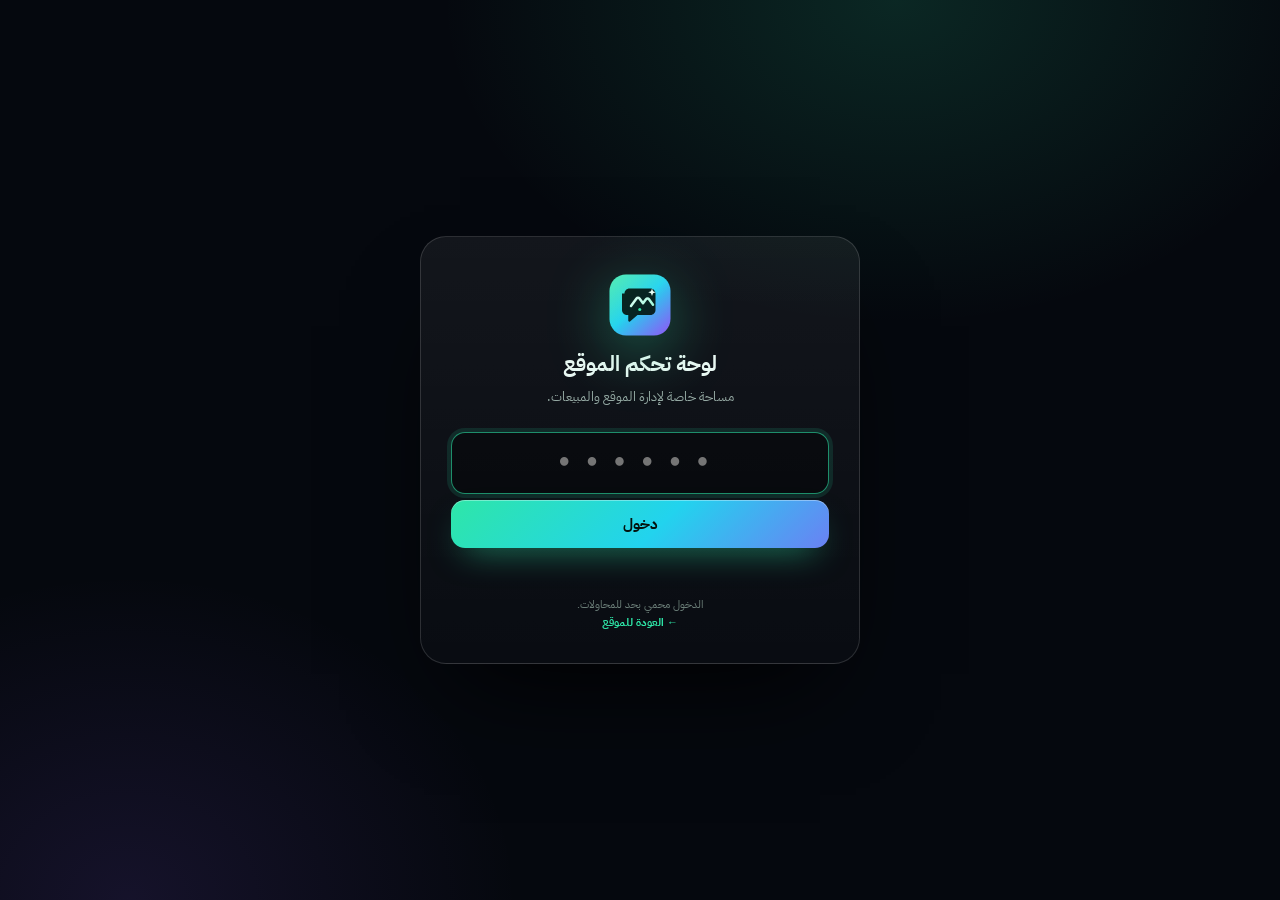
<file: dashboard.html>
<!DOCTYPE html>
<html lang="ar" dir="rtl">
<head>
<meta charset="utf-8">
<meta name="viewport" content="width=device-width,initial-scale=1,viewport-fit=cover">
<title>لوحة التحكم — MASOUB AI</title>
<meta name="robots" content="noindex,nofollow,noarchive">
<meta name="theme-color" content="#05080e">
<link rel="icon" href="assets/img/icon.png">
<link rel="preload" href="assets/fonts/ipa-400-ar.woff2" as="font" type="font/woff2" crossorigin>
<link rel="preload" href="assets/fonts/ipa-700-ar.woff2" as="font" type="font/woff2" crossorigin>
<link rel="stylesheet" href="assets/css/site.css">
</head>
<body class="dash-body">

<!-- ============================================================== GATE -->
<div class="gate" id="gate">
  <div class="gate-card">
    <img src="assets/img/logo.svg" alt="">
    <h1>لوحة تحكم الموقع</h1>
    <p>مساحة خاصة لإدارة الموقع والمبيعات.</p>

    <form id="gateForm" autocomplete="off">
      <input class="pin" id="pin" type="password" inputmode="numeric" maxlength="6"
             placeholder="••••••" aria-label="الرمز السري" autocomplete="one-time-code" required>
      <button class="btn block" id="gateBtn" type="submit">دخول</button>
    </form>

    <div class="gate-msg" id="gateMsg" role="status"></div>
    <div class="gate-lock" id="gateLock"></div>

    <div class="gate-foot">
      الدخول محمي بحد للمحاولات.<br>
      <a href="index.html" style="color:var(--mint);font-weight:700">← العودة للموقع</a>
    </div>
  </div>
</div>

<!-- ========================================================= DASHBOARD -->
<div id="dash" style="display:none">
  <div class="dash-nav">
    <a class="brand" href="index.html">
      <img src="assets/img/logo.svg" alt="">
      <span><b>MASOUB AI</b><small style="font-size:.58rem;letter-spacing:.18em;color:var(--dimmer)">ADMIN</small></span>
    </a>
    <span style="font-size:.74rem;color:var(--dimmer)">لوحة تحكم الموقع</span>
    <span class="spacer"></span>
    <a class="btn sm ghost" href="index.html" target="_blank" rel="noopener">عرض الموقع</a>
    <button class="btn sm ghost" id="logout">خروج</button>
  </div>

  <div class="dash-wrap">
    <div class="dash-head">
      <div>
        <h1>نظرة عامة</h1>
        <p id="todayLine">—</p>
      </div>
      <div style="display:flex;gap:10px;flex-wrap:wrap">
        <button class="btn sm ghost" id="refresh">تحديث البيانات</button>
        <button class="btn sm" id="btnCopyScript">نسخ رسالة عرض</button>
      </div>
    </div>

    <div class="kpis">
      <div class="kpi"><b id="kVisits">0</b><span>زيارة للموقع</span><small id="kVisitsToday">— اليوم</small></div>
      <div class="kpi"><b id="kWa">0</b><span>نقرة واتساب</span><small id="kWaToday">— اليوم</small></div>
      <div class="kpi"><b id="kDl">0</b><span>تحميل المثبّت</span><small id="kDlToday">— اليوم</small></div>
      <div class="kpi"><b id="kEvents">0</b><span>إجمالي الأحداث</span><small>محفوظة في هذا المتصفح</small></div>
    </div>

    <div class="two">
      <div class="panel">
        <h2>الزيارات — آخر 7 أيام</h2>
        <p class="sub">تُحسب من هذا المتصفح فقط (لا يوجد سيرفر).</p>
        <div class="chart" id="chart"></div>
      </div>

      <div class="panel">
        <h2>أدوات سريعة</h2>
        <p class="sub">تفتح واتساب برسالة جاهزة أو تنسخها.</p>
        <div class="actions-grid">
          <button class="act" data-copy="general">
            <svg viewBox="0 0 24 24"><rect x="9" y="9" width="12" height="12" rx="2"/><path d="M5 15V5a2 2 0 0 1 2-2h8"/></svg>
            نسخ رسالة استفسار
          </button>
          <button class="act" data-copy="m3">
            <svg viewBox="0 0 24 24"><rect x="9" y="9" width="12" height="12" rx="2"/><path d="M5 15V5a2 2 0 0 1 2-2h8"/></svg>
            نسخ رسالة باقة 3 أشهر
          </button>
          <button class="act" data-wa-admin>
            <svg viewBox="0 0 24 24"><path d="M21 11.5a8.4 8.4 0 0 1-9 8.5 9 9 0 0 1-4-1L3 21l1.5-4.5A8.4 8.4 0 1 1 21 11.5Z"/></svg>
            فتح واتساب
          </button>
          <button class="act" id="btnDownload">
            <svg viewBox="0 0 24 24"><path d="M12 3v12"/><path d="M7 11l5 5 5-5"/><path d="M4 21h16"/></svg>
            تحميل المثبّت
          </button>
          <button class="act" id="btnClear">
            <svg viewBox="0 0 24 24"><path d="M3 6h18"/><path d="M8 6V4h8v2"/><path d="M6 6l1 14h10l1-14"/></svg>
            تصفير الإحصائيات
          </button>
          <button class="act" id="btnHome">
            <svg viewBox="0 0 24 24"><path d="M3 11 12 3l9 8"/><path d="M5 10v11h14V10"/></svg>
            الصفحة الرئيسية
          </button>
        </div>
        <p class="mono" style="margin-top:14px">رقم المتجر · <span data-phone>0578166461</span> · واتساب <span data-whatsapp dir="ltr">966578166461</span></p>
      </div>
    </div>

    <div class="panel" id="settingsPanel">
      <h2>إعدادات الموقع</h2>
      <p class="sub">عدّل الأسعار ورقم التواصل ورابط التحميل. تُطبّق فوراً في هذا المتصفح، وزر «تنزيل site-config.js» يجعلها ثابتة لكل الزوار.</p>

      <div class="set-grid">
        <label class="field">
          <span>سعر شهر واحد (ريال)</span>
          <input id="cfg-m1" type="number" min="0" step="1" inputmode="numeric">
        </label>
        <label class="field">
          <span>سعر 3 أشهر (ريال)</span>
          <input id="cfg-m3" type="number" min="0" step="1" inputmode="numeric">
        </label>
        <label class="field">
          <span>سعر 6 أشهر (ريال)</span>
          <input id="cfg-m6" type="number" min="0" step="1" inputmode="numeric">
        </label>
        <label class="field">
          <span>سعر سنة كاملة (ريال)</span>
          <input id="cfg-y1" type="number" min="0" step="1" inputmode="numeric">
        </label>
      </div>

      <div class="set-grid">
        <label class="field">
          <span>مدة التجربة المجانية (أيام)</span>
          <input id="cfg-trial" type="number" min="1" max="60" step="1" inputmode="numeric">
        </label>
        <label class="field">
          <span>رقم التواصل الظاهر</span>
          <input id="cfg-phone" type="tel" dir="ltr" style="text-align:left">
        </label>
        <label class="field">
          <span>رقم واتساب (دولي بدون +)</span>
          <input id="cfg-wa" type="tel" dir="ltr" style="text-align:left">
        </label>
      </div>

      <label class="field">
        <span>رابط ملف التحميل (زر «تحميل المثبّت»)</span>
        <input id="cfg-dl" type="text" dir="ltr" style="text-align:left" placeholder="https://github.com/kh8f/mmmas/releases/download/v1.0.0/MASOUB-AI-Setup-1.0.0.exe">
      </label>

      <div class="set-actions">
        <button class="btn" id="btnSaveCfg">حفظ الإعدادات</button>
        <button class="btn ghost" id="btnResetCfg">استعادة الافتراضي</button>
        <button class="btn ghost" id="btnCopyCfg">نسخ site-config.js</button>
        <button class="btn ghost" id="btnDownloadCfg">تنزيل site-config.js</button>
      </div>

      <p class="mono" id="cfgPreview" style="margin-top:12px"></p>
    </div>

    <div class="panel">
      <h2>آخر الأحداث</h2>
      <p class="sub">أحدث 60 حدثاً — الزيارات، نقرات واتساب، التحميل، ومشاهدات المعرض.</p>
      <div class="logs">
        <table>
          <thead><tr><th>الوقت</th><th>الحدث</th><th>الصفحة</th><th>التفاصيل</th></tr></thead>
          <tbody id="logsBody"></tbody>
        </table>
      </div>
    </div>

    <div class="panel">
      <h2>فاحص أكواد الترخيص</h2>
      <p class="sub">تحقّق من أي كود MSA1 محلياً في متصفحك — نفس التحقق الموجود داخل البرنامج.</p>

      <label class="field">
        <span>كود الترخيص</span>
        <textarea id="licCode" placeholder="MSA1-XXXXXXXX-..." spellcheck="false"></textarea>
      </label>

      <div class="two" style="gap:12px">
        <label class="field">
          <span>رمز جهاز العميل (اختياري — إذا كان الكود مربوطاً)</span>
          <input id="devCode" type="text" maxlength="8" placeholder="ABCD2345" dir="ltr" style="text-align:left">
        </label>
        <div style="display:flex;align-items:flex-end;gap:10px;padding-bottom:12px">
          <button class="btn" id="btnVerify">فحص الكود</button>
          <button class="btn ghost" id="btnPaste">لصق</button>
        </div>
      </div>

      <div class="lic-result" id="licResult"></div>
    </div>

    <div class="panel">
      <h2>ملاحظة</h2>
      <p class="sub" style="margin:0">
        هذه اللوحة تعمل بالكامل داخل المتصفح ولا تتصل بأي سيرفر. إحصائيات الزيارات محفوظة في
        <span class="mono">localStorage</span> على هذا الجهاز فقط، وتُمسح عند حذف بيانات المتصفح.
        عدد المحاولات محدود للحماية من التخمين.
      </p>
    </div>
  </div>
</div>

<div class="toast" id="toast"></div>

<script src="assets/js/site-config.js"></script>
<script src="assets/js/settings.js"></script>
<script src="assets/js/dashboard.js"></script>
</body>
</html>
</file>
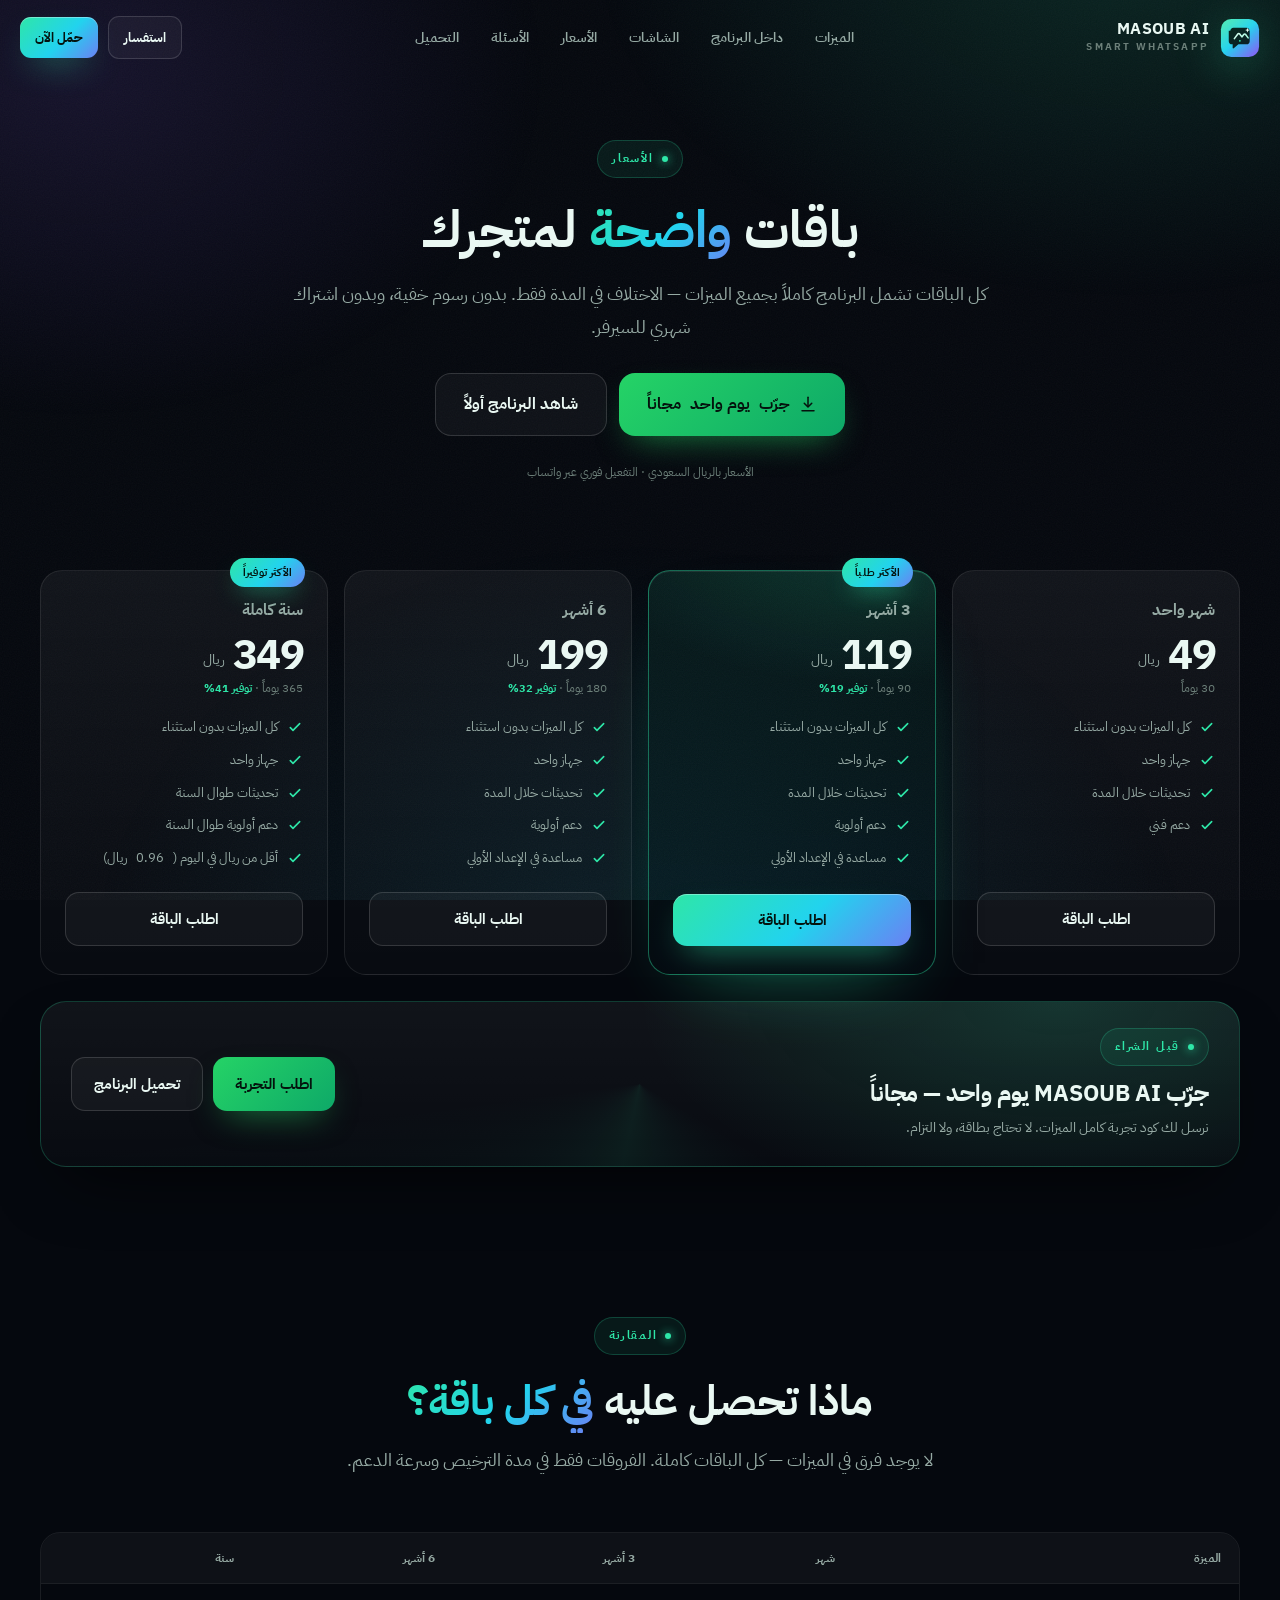
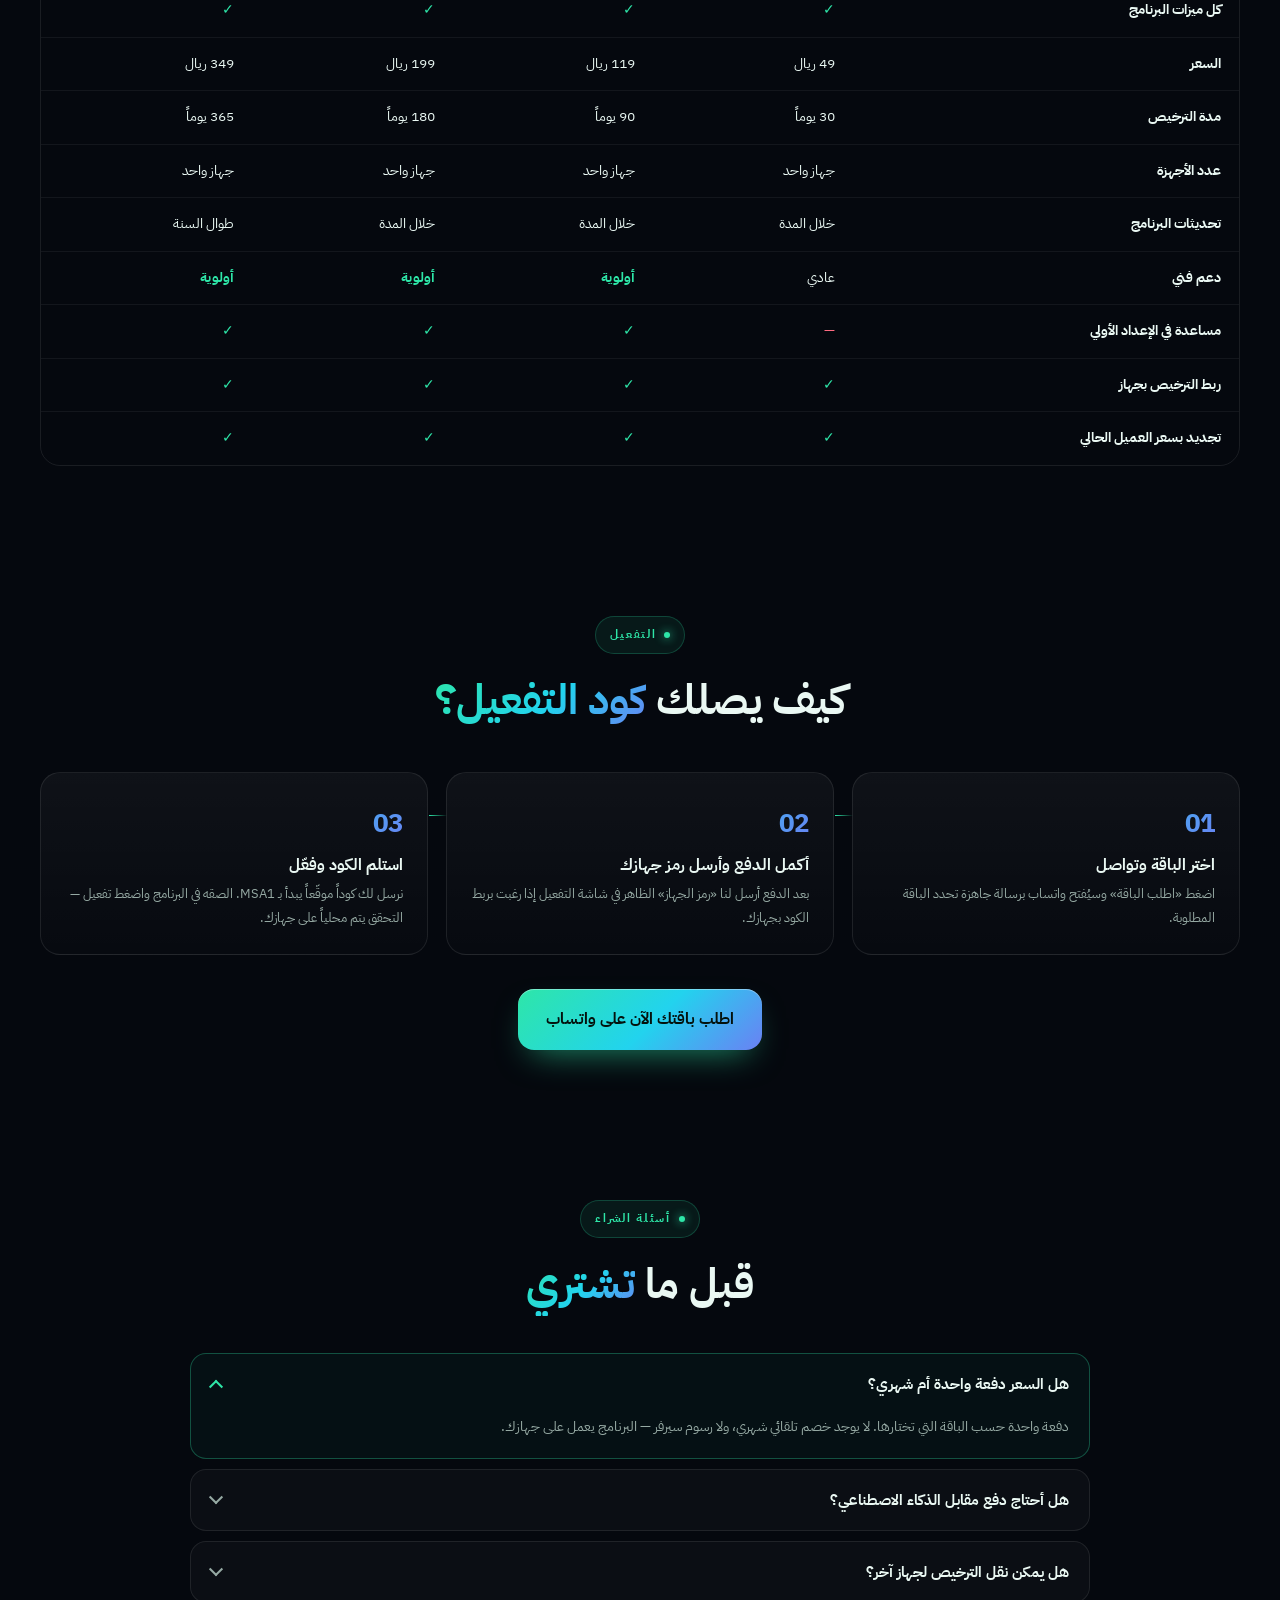
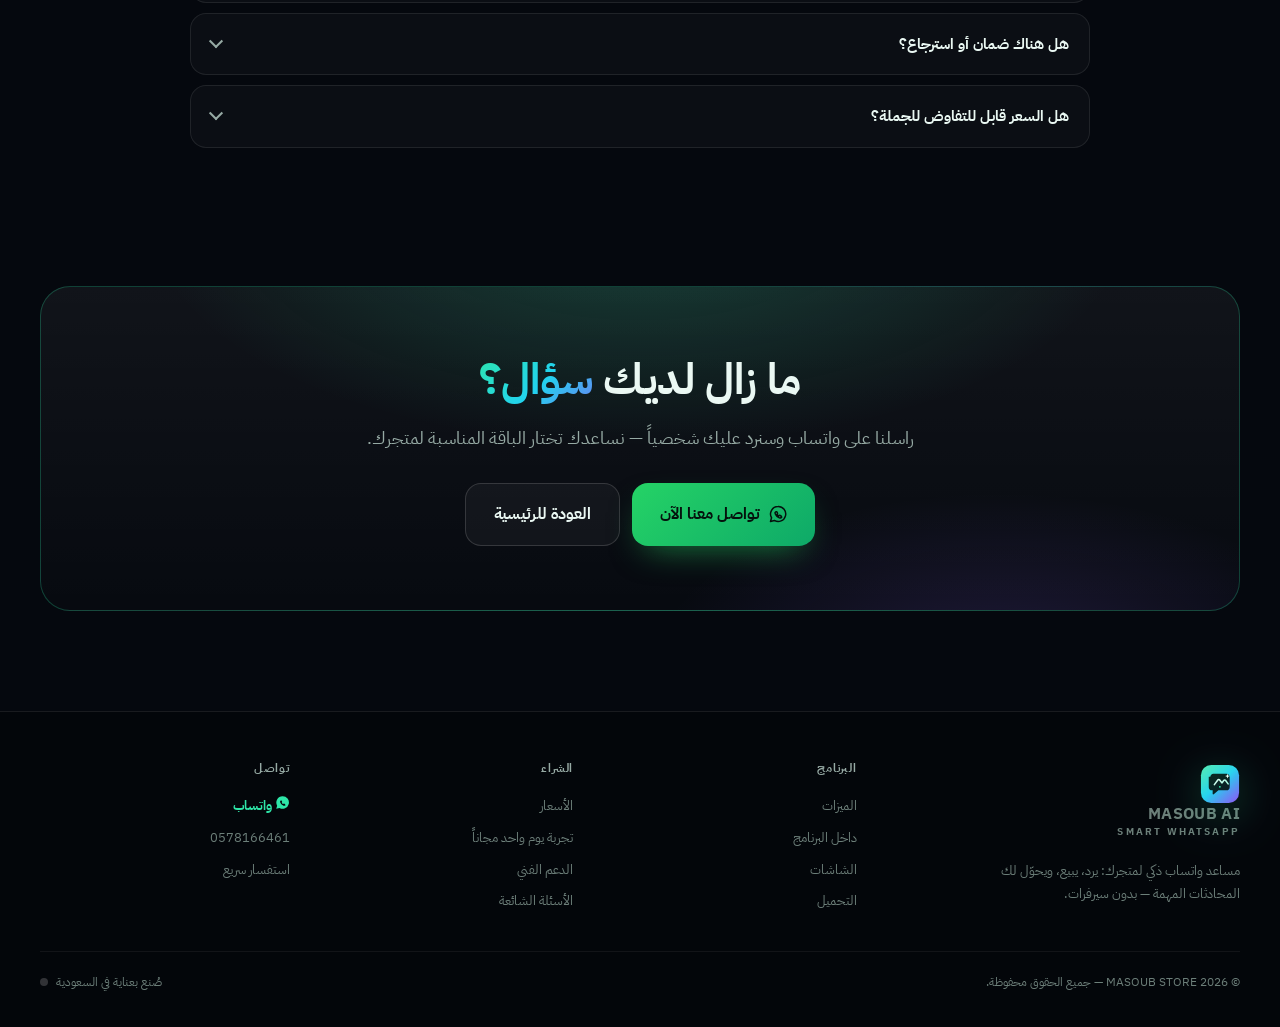
<file: prices.html>
<!DOCTYPE html>
<html lang="ar" dir="rtl">
<head>
<meta charset="utf-8">
<meta name="viewport" content="width=device-width,initial-scale=1,viewport-fit=cover">
<title>الأسعار — MASOUB AI</title>
<meta name="description" content="باقات MASOUB AI: شهر بـ 49 ريال، 3 أشهر بـ 119 ريال، 6 أشهر بـ 199 ريال، وسنة كاملة بـ 349 ريال، مع تجربة مجانية. كل الباقات تشمل كل الميزات والتفعيل الفوري عبر واتساب.">
<meta name="theme-color" content="#05080e">
<meta property="og:type" content="website">
<meta property="og:site_name" content="MASOUB AI">
<meta property="og:locale" content="ar_SA">
<meta property="og:url" content="https://masoub-ai.kahl.workers.dev/prices.html">
<meta property="og:title" content="الأسعار — MASOUB AI">
<meta property="og:description" content="باقات واضحة من 49 ريال — تفعيل فوري عبر واتساب وتجربة مجانية.">
<meta property="og:image" content="https://masoub-ai.kahl.workers.dev/assets/img/og.jpg">
<meta property="og:image:secure_url" content="https://masoub-ai.kahl.workers.dev/assets/img/og.jpg">
<meta property="og:image:type" content="image/jpeg">
<meta property="og:image:width" content="1200">
<meta property="og:image:height" content="630">
<meta property="og:image:alt" content="باقات MASOUB AI">
<meta name="twitter:card" content="summary_large_image">
<meta name="twitter:title" content="الأسعار — MASOUB AI">
<meta name="twitter:description" content="باقات واضحة من 49 ريال — تفعيل فوري عبر واتساب وتجربة مجانية.">
<meta name="twitter:image" content="https://masoub-ai.kahl.workers.dev/assets/img/og.jpg">
<link rel="canonical" href="https://masoub-ai.kahl.workers.dev/prices.html">
<link rel="icon" href="assets/img/icon.png">
<link rel="apple-touch-icon" href="assets/img/icon.png">
<link rel="preload" href="assets/fonts/ipa-400-ar.woff2" as="font" type="font/woff2" crossorigin>
<link rel="preload" href="assets/fonts/ipa-700-ar.woff2" as="font" type="font/woff2" crossorigin>
<link rel="stylesheet" href="assets/css/site.css">
</head>
<body>

<header class="nav" id="nav">
  <div class="wrap">
    <a class="brand" href="index.html" aria-label="MASOUB AI">
      <img src="assets/img/logo.svg" alt="">
      <span><b>MASOUB AI</b><small>SMART WHATSAPP</small></span>
    </a>
    <nav class="nav-links" aria-label="التنقل الرئيسي">
      <a href="index.html#features">الميزات</a>
      <a href="index.html#tour">داخل البرنامج</a>
      <a href="index.html#screens">الشاشات</a>
      <a href="prices.html">الأسعار</a>
      <a href="index.html#faq">الأسئلة</a>
      <a href="index.html#download">التحميل</a>
    </nav>
    <div class="nav-cta">
      <a class="btn sm ghost" href="#" data-wa="استفسار من صفحة الأسعار">استفسار</a>
      <a class="btn sm" href="index.html#download">حمّل الآن</a>
      <button class="burger" id="burger" aria-label="القائمة" aria-expanded="false">
        <svg viewBox="0 0 24 24"><path d="M4 7h16M4 12h16M4 17h16"/></svg>
      </button>
    </div>
  </div>
</header>

<div class="mobile-menu" id="mobileMenu">
  <a href="index.html#features">الميزات</a>
  <a href="index.html#tour">داخل البرنامج</a>
  <a href="index.html#screens">الشاشات</a>
  <a href="prices.html">الأسعار</a>
  <a href="index.html#faq">الأسئلة الشائعة</a>
  <a href="index.html#download">التحميل</a>
  <a href="#" class="btn wa" data-wa="قائمة الجوال">تواصل معنا واتساب</a>
</div>

<main>

<section class="page-hero">
  <div class="wrap">
    <span class="eyebrow">الأسعار</span>
    <h1>باقات <span class="grad-text">واضحة</span> لمتجرك</h1>
    <p class="lead">كل الباقات تشمل البرنامج كاملاً بجميع الميزات — الاختلاف في المدة فقط. بدون رسوم خفية، وبدون اشتراك شهري للسيرفر.</p>
    <div class="hero-actions" style="justify-content:center">
      <a class="btn lg wa" href="#" data-wa="تجربة مجانية">
        <svg viewBox="0 0 24 24"><path d="M12 3v12"/><path d="M7 11l5 5 5-5"/><path d="M4 21h16"/></svg>
        جرّب <span data-trial-label>يوم واحد</span> مجاناً
      </a>
      <a class="btn lg ghost" href="index.html#tour">شاهد البرنامج أولاً</a>
    </div>
    <div class="price-note"><span>الأسعار بالريال السعودي · التفعيل فوري عبر واتساب</span></div>
  </div>
</section>

<section class="section prices-section">
  <div class="wrap">
    <div class="prices-grid">

      <article class="plan reveal">
        <h3>شهر واحد</h3>
        <div class="amount"><b data-price="m1">49</b><span>ريال</span></div>
        <div class="per">30 يوماً</div>
        <ul>
          <li><svg viewBox="0 0 24 24"><path d="m5 13 4 4L19 7"/></svg> كل الميزات بدون استثناء</li>
          <li><svg viewBox="0 0 24 24"><path d="m5 13 4 4L19 7"/></svg> جهاز واحد</li>
          <li><svg viewBox="0 0 24 24"><path d="m5 13 4 4L19 7"/></svg> تحديثات خلال المدة</li>
          <li><svg viewBox="0 0 24 24"><path d="m5 13 4 4L19 7"/></svg> دعم فني</li>
        </ul>
        <a class="btn block ghost" href="#" data-wa="باقة شهر">اطلب الباقة</a>
      </article>

      <article class="plan featured reveal d1">
        <span class="plan-tag">الأكثر طلباً</span>
        <h3>3 أشهر</h3>
        <div class="amount"><b data-price="m3">119</b><span>ريال</span></div>
        <div class="per">90 يوماً · <span class="save" data-save="m3">توفير 19%</span></div>
        <ul>
          <li><svg viewBox="0 0 24 24"><path d="m5 13 4 4L19 7"/></svg> كل الميزات بدون استثناء</li>
          <li><svg viewBox="0 0 24 24"><path d="m5 13 4 4L19 7"/></svg> جهاز واحد</li>
          <li><svg viewBox="0 0 24 24"><path d="m5 13 4 4L19 7"/></svg> تحديثات خلال المدة</li>
          <li><svg viewBox="0 0 24 24"><path d="m5 13 4 4L19 7"/></svg> دعم أولوية</li>
          <li><svg viewBox="0 0 24 24"><path d="m5 13 4 4L19 7"/></svg> مساعدة في الإعداد الأولي</li>
        </ul>
        <a class="btn block" href="#" data-wa="باقة 3 أشهر">اطلب الباقة</a>
      </article>

      <article class="plan reveal d2">
        <h3>6 أشهر</h3>
        <div class="amount"><b data-price="m6">199</b><span>ريال</span></div>
        <div class="per">180 يوماً · <span class="save" data-save="m6">توفير 32%</span></div>
        <ul>
          <li><svg viewBox="0 0 24 24"><path d="m5 13 4 4L19 7"/></svg> كل الميزات بدون استثناء</li>
          <li><svg viewBox="0 0 24 24"><path d="m5 13 4 4L19 7"/></svg> جهاز واحد</li>
          <li><svg viewBox="0 0 24 24"><path d="m5 13 4 4L19 7"/></svg> تحديثات خلال المدة</li>
          <li><svg viewBox="0 0 24 24"><path d="m5 13 4 4L19 7"/></svg> دعم أولوية</li>
          <li><svg viewBox="0 0 24 24"><path d="m5 13 4 4L19 7"/></svg> مساعدة في الإعداد الأولي</li>
        </ul>
        <a class="btn block ghost" href="#" data-wa="باقة 6 أشهر">اطلب الباقة</a>
      </article>

      <article class="plan reveal d3">
        <span class="plan-tag">الأكثر توفيراً</span>
        <h3>سنة كاملة</h3>
        <div class="amount"><b data-price="y1">349</b><span>ريال</span></div>
        <div class="per">365 يوماً · <span class="save" data-save="y1">توفير 41%</span></div>
        <ul>
          <li><svg viewBox="0 0 24 24"><path d="m5 13 4 4L19 7"/></svg> كل الميزات بدون استثناء</li>
          <li><svg viewBox="0 0 24 24"><path d="m5 13 4 4L19 7"/></svg> جهاز واحد</li>
          <li><svg viewBox="0 0 24 24"><path d="m5 13 4 4L19 7"/></svg> تحديثات طوال السنة</li>
          <li><svg viewBox="0 0 24 24"><path d="m5 13 4 4L19 7"/></svg> دعم أولوية طوال السنة</li>
          <li><svg viewBox="0 0 24 24"><path d="m5 13 4 4L19 7"/></svg> أقل من ريال في اليوم (<span data-per-day="y1">0.96</span> ريال)</li>
        </ul>
        <a class="btn block ghost" href="#" data-wa="باقة سنة">اطلب الباقة</a>
      </article>
    </div>

    <div class="download" style="margin-top:26px;padding:26px 30px">
      <div>
        <span class="eyebrow">قبل الشراء</span>
        <h2 class="h3" style="margin:12px 0 6px">جرّب MASOUB AI <span data-trial-label>يوم واحد</span> — مجاناً</h2>
        <p class="lead" style="font-size:.88rem">نرسل لك كود تجربة كامل الميزات. لا تحتاج بطاقة، ولا التزام.</p>
      </div>
      <div style="display:flex;gap:10px;flex-wrap:wrap;justify-content:flex-end">
        <a class="btn wa" href="#" data-wa="تجربة مجانية">اطلب التجربة</a>
        <a class="btn ghost" href="index.html#download">تحميل البرنامج</a>
      </div>
    </div>
  </div>
</section>

<section class="section tight">
  <div class="wrap">
    <div class="center reveal">
      <span class="eyebrow">المقارنة</span>
      <h2 class="h2">ماذا تحصل عليه <span class="grad-text">في كل باقة؟</span></h2>
      <p class="lead">لا يوجد فرق في الميزات — كل الباقات كاملة. الفروقات فقط في مدة الترخيص وسرعة الدعم.</p>
    </div>

    <div class="compare reveal d1">
      <table>
        <thead>
          <tr>
            <th>الميزة</th>
            <th>شهر</th>
            <th>3 أشهر</th>
            <th>6 أشهر</th>
            <th>سنة</th>
          </tr>
        </thead>
        <tbody>
          <tr><td>كل ميزات البرنامج</td><td class="yes">✓</td><td class="yes">✓</td><td class="yes">✓</td><td class="yes">✓</td></tr>
          <tr><td>السعر</td><td><span data-price="m1">49</span> ريال</td><td><span data-price="m3">119</span> ريال</td><td><span data-price="m6">199</span> ريال</td><td><span data-price="y1">349</span> ريال</td></tr>
          <tr><td>مدة الترخيص</td><td>30 يوماً</td><td>90 يوماً</td><td>180 يوماً</td><td>365 يوماً</td></tr>
          <tr><td>عدد الأجهزة</td><td>جهاز واحد</td><td>جهاز واحد</td><td>جهاز واحد</td><td>جهاز واحد</td></tr>
          <tr><td>تحديثات البرنامج</td><td>خلال المدة</td><td>خلال المدة</td><td>خلال المدة</td><td>طوال السنة</td></tr>
          <tr><td>دعم فني</td><td>عادي</td><td class="yes">أولوية</td><td class="yes">أولوية</td><td class="yes">أولوية</td></tr>
          <tr><td>مساعدة في الإعداد الأولي</td><td class="no">—</td><td class="yes">✓</td><td class="yes">✓</td><td class="yes">✓</td></tr>
          <tr><td>ربط الترخيص بجهاز</td><td class="yes">✓</td><td class="yes">✓</td><td class="yes">✓</td><td class="yes">✓</td></tr>
          <tr><td>تجديد بسعر العميل الحالي</td><td class="yes">✓</td><td class="yes">✓</td><td class="yes">✓</td><td class="yes">✓</td></tr>
        </tbody>
      </table>
    </div>
  </div>
</section>

<section class="section">
  <div class="wrap">
    <div class="center reveal">
      <span class="eyebrow">التفعيل</span>
      <h2 class="h2">كيف يصلك <span class="grad-text">كود التفعيل؟</span></h2>
    </div>

    <div class="steps">
      <div class="step reveal">
        <span class="line"></span>
        <h3>اختر الباقة وتواصل</h3>
        <p>اضغط «اطلب الباقة» وسيُفتح واتساب برسالة جاهزة تحدد الباقة المطلوبة.</p>
      </div>
      <div class="step reveal d1">
        <span class="line"></span>
        <h3>أكمل الدفع وأرسل رمز جهازك</h3>
        <p>بعد الدفع أرسل لنا «رمز الجهاز» الظاهر في شاشة التفعيل إذا رغبت بربط الكود بجهازك.</p>
      </div>
      <div class="step reveal d2">
        <h3>استلم الكود وفعّل</h3>
        <p>نرسل لك كوداً موقّعاً يبدأ بـ <span dir="ltr">MSA1</span>. الصقه في البرنامج واضغط تفعيل — التحقق يتم محلياً على جهازك.</p>
      </div>
    </div>

    <div class="center" style="margin-top:34px">
      <a class="btn lg" href="#" data-wa="طلب باقة">اطلب باقتك الآن على واتساب</a>
    </div>
  </div>
</section>

<section class="section tight">
  <div class="wrap">
    <div class="center reveal">
      <span class="eyebrow">أسئلة الشراء</span>
      <h2 class="h2">قبل ما <span class="grad-text">تشتري</span></h2>
    </div>
    <div class="faq reveal d1">
      <details open>
        <summary>هل السعر دفعة واحدة أم شهري؟</summary>
        <div class="a">دفعة واحدة حسب الباقة التي تختارها. لا يوجد خصم تلقائي شهري، ولا رسوم سيرفر — البرنامج يعمل على جهازك.</div>
      </details>
      <details>
        <summary>هل أحتاج دفع مقابل الذكاء الاصطناعي؟</summary>
        <div class="a">البرنامج نفسه لا يفرض اشتراكاً، لكن مزوّد الذكاء (Gemini أو OpenAI) قد يفرض استخداماً حسب حسابه. يمكنك البدء بموديل مجاني/اقتصادي مثل Gemini Flash.</div>
      </details>
      <details>
        <summary>هل يمكن نقل الترخيص لجهاز آخر؟</summary>
        <div class="a">إذا لم يكن الكود مربوطاً بجهاز، يعمل على أي جهاز. إذا كان مربوطاً، تواصل معنا لإعادة إصدار كود للجهاز الجديد.</div>
      </details>
      <details>
        <summary>هل هناك ضمان أو استرجاع؟</summary>
        <div class="a">نوفر تجربة مجانية قبل الشراء. وبعد الشراء، إذا واجهت مشكلة تقنية لا نستطيع حلها، تواصل معنا لدراسة الحالة.</div>
      </details>
      <details>
        <summary>هل السعر قابل للتفاوض للجملة؟</summary>
        <div class="a">نعم، لدينا أسعار خاصة لمن يطلب أكثر من نسخة أو يبيع البرنامج لعملائه. تواصل معنا على واتساب.</div>
      </details>
    </div>
  </div>
</section>

<section class="cta">
  <div class="wrap">
    <div class="cta-box reveal">
      <h2>ما زال لديك <span class="grad-text">سؤال؟</span></h2>
      <p class="lead">راسلنا على واتساب وسنرد عليك شخصياً — نساعدك تختار الباقة المناسبة لمتجرك.</p>
      <div class="cta-actions">
        <a class="btn lg wa" href="#" data-wa="استفسار من صفحة الأسعار">
          <svg viewBox="0 0 24 24" fill="currentColor" stroke="none"><path d="M12 2a10 10 0 0 0-8.6 15L2 22l5.2-1.4A10 10 0 1 0 12 2Zm5 14.1c-.2.6-1.2 1.1-1.7 1.2-.5 0-1 .1-1.6-.1-1.5-.5-3.6-2-5-4.7-.4-.7-.7-1.5-.5-2.3 0-.4.4-.9.7-1.1.2-.2.5-.2.7-.2h.5c.2 0 .4 0 .6.4l.7 1.7c0 .2 0 .4-.1.5l-.4.5c-.1.1-.3.3-.1.5.5.9 1.1 1.5 1.9 2 .2.1.3.1.5 0l.6-.7c.1-.2.3-.2.5-.1l1.6.8c.2.1.4.2.4.3.1.3 0 .9-.2 1.3Z"/></svg>
          تواصل معنا الآن
        </a>
        <a class="btn lg ghost" href="index.html">العودة للرئيسية</a>
      </div>
    </div>
  </div>
</section>

</main>

<footer class="footer">
  <div class="wrap">
    <div class="footer-grid">
      <div>
        <a class="brand" href="index.html" style="margin-bottom:14px">
          <img src="assets/img/logo.svg" alt="">
          <span><b>MASOUB AI</b><small>SMART WHATSAPP</small></span>
        </a>
        <p>مساعد واتساب ذكي لمتجرك: يرد، يبيع، ويحوّل لك المحادثات المهمة — بدون سيرفرات.</p>
      </div>
      <div>
        <h4>البرنامج</h4>
        <a href="index.html#features">الميزات</a>
        <a href="index.html#tour">داخل البرنامج</a>
        <a href="index.html#screens">الشاشات</a>
        <a href="index.html#download">التحميل</a>
      </div>
      <div>
        <h4>الشراء</h4>
        <a href="prices.html">الأسعار</a>
        <a href="#" data-wa="تجربة من الفوتر">تجربة <span data-trial-label>يوم واحد</span> مجاناً</a>
        <a href="#" data-wa="دعم فني">الدعم الفني</a>
        <a href="index.html#faq">الأسئلة الشائعة</a>
      </div>
      <div>
        <h4>تواصل</h4>
        <a href="#" target="_blank" rel="noopener" class="wa-inline" data-wa="تواصل من الفوتر">
          <svg viewBox="0 0 24 24"><path d="M12 2a10 10 0 0 0-8.6 15L2 22l5.2-1.4A10 10 0 1 0 12 2Zm5 14.1c-.2.6-1.2 1.1-1.7 1.2-.5 0-1 .1-1.6-.1-1.5-.5-3.6-2-5-4.7-.4-.7-.7-1.5-.5-2.3 0-.4.4-.9.7-1.1.2-.2.5-.2.7-.2h.5c.2 0 .4 0 .6.4l.7 1.7c0 .2 0 .4-.1.5l-.4.5c-.1.1-.3.3-.1.5.5.9 1.1 1.5 1.9 2 .2.1.3.1.5 0l.6-.7c.1-.2.3-.2.5-.1l1.6.8c.2.1.4.2.4.3.1.3 0 .9-.2 1.3Z"/></svg>
          واتساب
        </a>
        <a href="#" dir="ltr" style="text-align:right" data-phone>0578166461</a>
        <a href="index.html#faq">استفسار سريع</a>
      </div>
    </div>
    <div class="footer-bottom">
      <span>© <span id="year">2026</span> MASOUB STORE — جميع الحقوق محفوظة.</span>
      <span class="made">صُنع بعناية في السعودية <a href="dashboard.html" class="dot" aria-label="لوحة التحكم"></a></span>
    </div>
  </div>
</footer>

<div class="toast" id="toast"></div>

<script src="assets/js/site-config.js"></script>
<script src="assets/js/settings.js"></script>
<script src="assets/js/site.js"></script>
</body>
</html>
</file>
<file: assets/css/site.css>
/* ============================================================================
   MASOUB AI — موقع تسويقي
   تصميم داكن زجاجي بنفس هوية البرنامج: نعناعي / سماوي / بنفسجي
   الخط: IBM Plex Sans Arabic (مضمّن محلياً — بدون أي CDN)
   ========================================================================== */

@font-face{
  font-family:"IBM Plex Sans Arabic";
  font-style:normal;font-weight:400;font-display:swap;
  src:url("../fonts/ipa-400-ar.woff2") format("woff2");
  unicode-range:U+0600-06FF,U+0750-077F,U+0870-0891,U+0897-08E1,U+08E3-08FF,U+200C-200E,U+2010-2011,U+204F,U+2E41,U+FB50-FDFF,U+FE70-FE74,U+FE76-FEFC;
}
@font-face{
  font-family:"IBM Plex Sans Arabic";
  font-style:normal;font-weight:400;font-display:swap;
  src:url("../fonts/ipa-400-latin.woff2") format("woff2");
  unicode-range:U+0000-00FF,U+0131,U+0152-0153,U+02BB-02BC,U+02C6,U+02DA,U+02DC,U+0304,U+0308,U+0329,U+2000-206F,U+20AC,U+2122,U+2191,U+2193,U+2212,U+2215,U+FEFF,U+FFFD;
}
@font-face{
  font-family:"IBM Plex Sans Arabic";
  font-style:normal;font-weight:500;font-display:swap;
  src:url("../fonts/ipa-500-ar.woff2") format("woff2");
  unicode-range:U+0600-06FF,U+0750-077F,U+0870-0891,U+0897-08E1,U+08E3-08FF,U+200C-200E,U+2010-2011,U+204F,U+2E41,U+FB50-FDFF,U+FE70-FE74,U+FE76-FEFC;
}
@font-face{
  font-family:"IBM Plex Sans Arabic";
  font-style:normal;font-weight:500;font-display:swap;
  src:url("../fonts/ipa-500-latin.woff2") format("woff2");
  unicode-range:U+0000-00FF,U+0131,U+0152-0153,U+02BB-02BC,U+02C6,U+02DA,U+02DC,U+0304,U+0308,U+0329,U+2000-206F,U+20AC,U+2122,U+2191,U+2193,U+2212,U+2215,U+FEFF,U+FFFD;
}
@font-face{
  font-family:"IBM Plex Sans Arabic";
  font-style:normal;font-weight:600;font-display:swap;
  src:url("../fonts/ipa-600-ar.woff2") format("woff2");
  unicode-range:U+0600-06FF,U+0750-077F,U+0870-0891,U+0897-08E1,U+08E3-08FF,U+200C-200E,U+2010-2011,U+204F,U+2E41,U+FB50-FDFF,U+FE70-FE74,U+FE76-FEFC;
}
@font-face{
  font-family:"IBM Plex Sans Arabic";
  font-style:normal;font-weight:600;font-display:swap;
  src:url("../fonts/ipa-600-latin.woff2") format("woff2");
  unicode-range:U+0000-00FF,U+0131,U+0152-0153,U+02BB-02BC,U+02C6,U+02DA,U+02DC,U+0304,U+0308,U+0329,U+2000-206F,U+20AC,U+2122,U+2191,U+2193,U+2212,U+2215,U+FEFF,U+FFFD;
}
@font-face{
  font-family:"IBM Plex Sans Arabic";
  font-style:normal;font-weight:700;font-display:swap;
  src:url("../fonts/ipa-700-ar.woff2") format("woff2");
  unicode-range:U+0600-06FF,U+0750-077F,U+0870-0891,U+0897-08E1,U+08E3-08FF,U+200C-200E,U+2010-2011,U+204F,U+2E41,U+FB50-FDFF,U+FE70-FE74,U+FE76-FEFC;
}
@font-face{
  font-family:"IBM Plex Sans Arabic";
  font-style:normal;font-weight:700;font-display:swap;
  src:url("../fonts/ipa-700-latin.woff2") format("woff2");
  unicode-range:U+0000-00FF,U+0131,U+0152-0153,U+02BB-02BC,U+02C6,U+02DA,U+02DC,U+0304,U+0308,U+0329,U+2000-206F,U+20AC,U+2122,U+2191,U+2193,U+2212,U+2215,U+FEFF,U+FFFD;
}

:root{
  --bg:#05080e;
  --bg-2:#070d16;
  --panel:rgba(255,255,255,.045);
  --panel-2:rgba(255,255,255,.028);
  --stroke:rgba(255,255,255,.085);
  --stroke-2:rgba(255,255,255,.14);
  --text:#eaf8f3;
  --dim:#96aaa4;
  --dimmer:#6c7f79;
  --mint:#2ee6a8;
  --cyan:#22d3ee;
  --violet:#8b5cf6;
  --gold:#fbbf24;
  --danger:#ff6b81;
  --grad:linear-gradient(135deg,#2ee6a8 0%,#22d3ee 55%,#8b5cf6 120%);
  --grad-2:linear-gradient(135deg,#2ee6a8,#22d3ee);
  --radius:22px;
  --radius-sm:14px;
  --shadow:0 30px 70px -30px rgba(0,0,0,.85);
  --glow:0 0 40px -8px rgba(46,230,168,.35);
  --ease:cubic-bezier(.22,.8,.24,1);
  --wrap:1200px;
  --nav-h:76px;
}

*{box-sizing:border-box}
html{scroll-behavior:smooth}
html,body{margin:0;padding:0}
body{
  background:var(--bg);
  color:var(--text);
  font-family:"IBM Plex Sans Arabic","Segoe UI","Tahoma","Arial",sans-serif;
  font-size:16px;
  line-height:1.8;
  overflow-x:hidden;
  -webkit-font-smoothing:antialiased;
  text-rendering:optimizeLegibility;
  font-synthesis-weight:none;
}
body::before{
  content:"";position:fixed;inset:0;z-index:0;pointer-events:none;
  background:
    radial-gradient(900px 620px at 88% -8%,rgba(46,230,168,.14),transparent 60%),
    radial-gradient(760px 560px at 6% 8%,rgba(139,92,246,.13),transparent 62%),
    radial-gradient(900px 700px at 50% 108%,rgba(34,211,238,.09),transparent 62%);
}
body::after{
  content:"";position:fixed;inset:0;z-index:0;pointer-events:none;opacity:.04;
  background-image:url("data:image/svg+xml,%3Csvg xmlns='http://www.w3.org/2000/svg' width='140' height='140'%3E%3Cfilter id='n'%3E%3CfeTurbulence type='fractalNoise' baseFrequency='.85' numOctaves='2' stitchTiles='stitch'/%3E%3C/filter%3E%3Crect width='100%25' height='100%25' filter='url(%23n)'/%3E%3C/svg%3E");
}
img{max-width:100%;display:block}
a{color:inherit;text-decoration:none}
button{font-family:inherit}
::selection{background:rgba(46,230,168,.3);color:#fff}
::-webkit-scrollbar{width:10px;height:10px}
::-webkit-scrollbar-thumb{background:rgba(255,255,255,.14);border-radius:10px}
::-webkit-scrollbar-thumb:hover{background:rgba(255,255,255,.22)}
::-webkit-scrollbar-track{background:transparent}

h1,h2,h3,h4{line-height:1.34;letter-spacing:0;margin:0;font-weight:800}
p{margin:0;color:var(--dim)}
.wrap{width:min(var(--wrap),calc(100% - 48px));margin-inline:auto;position:relative;z-index:2}
.section{padding:92px 0;position:relative;z-index:2}
.section.tight{padding:58px 0}
section[id],div[id="tourBox"]{scroll-margin-top:94px}
.center{text-align:center}

/* --------------------------------------------------------------- headings */
.eyebrow{
  display:inline-flex;align-items:center;gap:8px;
  font-size:.76rem;font-weight:700;letter-spacing:.14em;text-transform:uppercase;
  color:var(--mint);padding:7px 14px;border-radius:999px;
  background:rgba(46,230,168,.08);border:1px solid rgba(46,230,168,.22);
}
.eyebrow::before{content:"";width:6px;height:6px;border-radius:50%;background:var(--mint);box-shadow:0 0 10px var(--mint)}
.h2{font-size:clamp(1.7rem,3.3vw,2.65rem);margin:18px 0 14px}
.h3{font-size:clamp(1.15rem,2vw,1.45rem)}
.lead{font-size:clamp(.98rem,1.4vw,1.12rem);color:var(--dim);max-width:64ch}
.center .lead{margin-inline:auto}
.grad-text{background:var(--grad);-webkit-background-clip:text;background-clip:text;color:transparent}

/* ------------------------------------------------------------------ nav */
.nav{
  position:fixed;inset-inline:0;top:0;z-index:90;height:var(--nav-h);
  display:flex;align-items:center;
  transition:background .3s var(--ease),border-color .3s var(--ease),backdrop-filter .3s;
  border-bottom:1px solid transparent;
}
.nav.scrolled{
  background:rgba(5,8,14,.72);
  border-bottom-color:var(--stroke);
  backdrop-filter:blur(18px);
  -webkit-backdrop-filter:blur(18px);
}
.nav .wrap{display:flex;align-items:center;gap:18px;width:min(1280px,calc(100% - 40px))}
.brand{display:flex;align-items:center;gap:11px;flex:none}
.brand img{width:40px;height:40px;filter:drop-shadow(0 10px 22px rgba(46,230,168,.28))}
.brand b{font-size:1.02rem;letter-spacing:.02em;display:block;line-height:1.2}
.brand small{display:block;font-size:.62rem;letter-spacing:.22em;color:var(--dimmer);font-weight:700}
.nav-links{display:flex;align-items:center;gap:4px;margin-inline:auto}
.nav-links a{
  padding:9px 14px;border-radius:12px;font-size:.88rem;font-weight:600;color:var(--dim);
  transition:color .2s,background .2s;
}
.nav-links a:hover{color:var(--text);background:rgba(255,255,255,.05)}
.nav-cta{display:flex;align-items:center;gap:10px;flex:none}
.burger{
  display:none;width:44px;height:44px;border-radius:13px;border:1px solid var(--stroke);
  background:rgba(255,255,255,.04);color:var(--text);cursor:pointer;align-items:center;justify-content:center;
}
.burger svg{width:22px;height:22px;stroke:currentColor;fill:none;stroke-width:2;stroke-linecap:round}
.mobile-menu{
  position:fixed;inset:0;z-index:89;background:rgba(5,8,14,.96);backdrop-filter:blur(20px);
  display:none;padding:calc(var(--nav-h) + 18px) 24px 24px;flex-direction:column;gap:6px;
}
.mobile-menu.on{display:flex}
.mobile-menu a{padding:13px 16px;border-radius:14px;font-weight:700;color:var(--dim);border:1px solid transparent}
.mobile-menu a:hover{color:var(--text);border-color:var(--stroke);background:rgba(255,255,255,.04)}
.mobile-menu .btn{margin-top:12px}

/* --------------------------------------------------------------- buttons */
.btn{
  --btn-bg:var(--grad);
  position:relative;display:inline-flex;align-items:center;justify-content:center;gap:9px;
  padding:13px 22px;border-radius:14px;border:0;cursor:pointer;
  font-weight:800;font-size:.92rem;color:#04120d;background:var(--btn-bg);
  box-shadow:0 14px 34px -14px rgba(46,230,168,.65),inset 0 1px 0 rgba(255,255,255,.35);
  transition:transform .2s var(--ease),box-shadow .25s var(--ease),filter .2s;
  overflow:hidden;white-space:nowrap;
}
.btn svg{width:18px;height:18px;fill:none;stroke:currentColor;stroke-width:2;stroke-linecap:round;stroke-linejoin:round;flex:none}
.btn:hover{transform:translateY(-2px);box-shadow:0 20px 44px -14px rgba(46,230,168,.75),inset 0 1px 0 rgba(255,255,255,.4)}
.btn:active{transform:translateY(0) scale(.99)}
.btn::after{
  content:"";position:absolute;inset:0;translate:-130% 0;
  background:linear-gradient(100deg,transparent 20%,rgba(255,255,255,.5) 50%,transparent 80%);
  transition:translate .7s var(--ease);
}
.btn:hover::after{translate:130% 0}
.btn.ghost{
  background:rgba(255,255,255,.04);color:var(--text);border:1px solid var(--stroke-2);
  box-shadow:none;font-weight:700;
}
.btn.ghost:hover{background:rgba(255,255,255,.08);box-shadow:0 14px 34px -20px rgba(0,0,0,.9)}
.btn.wa{background:linear-gradient(135deg,#25d366,#0ea968);color:#04120d;box-shadow:0 14px 34px -14px rgba(37,211,102,.6)}
.btn.sm{padding:9px 15px;font-size:.82rem;border-radius:11px}
.btn.lg{padding:16px 28px;font-size:1rem;border-radius:16px}
.btn.block{width:100%}
.btn:disabled{opacity:.6;cursor:not-allowed;transform:none}

/* ----------------------------------------------------------------- hero */
.hero{padding:calc(var(--nav-h) + 56px) 0 40px;position:relative;overflow:hidden}
.hero .wrap{display:grid;grid-template-columns:1.02fr .98fr;gap:54px;align-items:center}
.hero h1{font-size:clamp(2.15rem,4.6vw,3.6rem);line-height:1.25;margin:22px 0 18px;letter-spacing:0}
.hero h1 .grad-text{display:inline-block}
.hero .lead{font-size:clamp(1rem,1.6vw,1.14rem);max-width:56ch}
.hero-actions{display:flex;flex-wrap:wrap;gap:12px;margin:30px 0 26px}
.hero-meta{display:flex;flex-wrap:wrap;gap:18px;font-size:.8rem;color:var(--dimmer)}
.hero-meta span{display:inline-flex;align-items:center;gap:7px}
.hero-meta i{width:5px;height:5px;border-radius:50%;background:var(--mint);box-shadow:0 0 8px var(--mint)}

/* بطاقة الجهاز في الهيرو */
.hero-visual{position:relative;perspective:1600px}
.hero-glow{
  position:absolute;inset:-16% -10% -10%;z-index:0;
  background:radial-gradient(closest-side,rgba(46,230,168,.28),rgba(34,211,238,.12) 55%,transparent 78%);
  filter:blur(28px);pointer-events:none;
}
.app-tilt{
  position:relative;z-index:2;
  transform:rotateX(var(--rx,0deg)) rotateY(var(--ry,0deg));
  transition:transform .5s var(--ease);
  transform-style:preserve-3d;
}
.device{
  position:relative;border-radius:20px;overflow:hidden;
  border:1px solid rgba(255,255,255,.14);
  background:#080f19;
  box-shadow:0 50px 100px -40px rgba(0,0,0,.95),0 0 0 1px rgba(0,0,0,.4);
}
.device-bar{
  height:44px;display:flex;align-items:center;gap:9px;padding:0 16px;
  background:linear-gradient(180deg,#0b1420,#080f18);
  border-bottom:1px solid rgba(255,255,255,.07);
}
.dots{display:flex;gap:6px}
.dots i{width:10px;height:10px;border-radius:50%;display:block}
.dots i:nth-child(1){background:#ff5f57}
.dots i:nth-child(2){background:#febc2e}
.dots i:nth-child(3){background:#28c840}
.device-bar b{font-size:.74rem;color:#a9bdb8;font-weight:600;letter-spacing:.04em;margin-inline:auto}
.device-bar .win-ctrl{display:flex;gap:14px;opacity:.5}
.device-bar .win-ctrl i{width:11px;height:1px;background:#cfe;display:block;box-shadow:0 -4px 0 #cfe,0 4px 0 #cfe}
.device img{width:100%;height:auto;display:block}
.float-card{
  position:absolute;z-index:3;display:flex;align-items:center;gap:10px;
  padding:11px 15px;border-radius:14px;
  background:rgba(9,16,24,.86);border:1px solid rgba(255,255,255,.14);
  backdrop-filter:blur(14px);box-shadow:0 24px 50px -22px rgba(0,0,0,.9);
  font-size:.78rem;font-weight:700;animation:floaty 6s ease-in-out infinite;
}
.float-card em{font-style:normal;color:var(--mint)}
.float-card .ic{width:30px;height:30px;border-radius:9px;display:grid;place-items:center;background:rgba(46,230,168,.14);color:var(--mint)}
.float-card .ic svg{width:16px;height:16px;fill:none;stroke:currentColor;stroke-width:2;stroke-linecap:round;stroke-linejoin:round}
.float-card.one{top:12%;inset-inline-start:-8%}
.float-card.two{bottom:10%;inset-inline-end:-6%;animation-delay:-3s}
.float-card.two .ic{background:rgba(139,92,246,.16);color:#b79cff}
@keyframes floaty{0%,100%{translate:0 0}50%{translate:0 -12px}}

/* --------------------------------------------------------------- marquee */
.marquee{
  position:relative;z-index:2;overflow:hidden;padding:18px 0;
  border-top:1px solid var(--stroke);border-bottom:1px solid var(--stroke);
  background:rgba(255,255,255,.017);
  mask-image:linear-gradient(90deg,transparent,#000 8%,#000 92%,transparent);
}
.marquee-track{display:flex;gap:44px;width:max-content;animation:scrollx 38s linear infinite}
.marquee:hover .marquee-track{animation-play-state:paused}
.marquee span{display:inline-flex;align-items:center;gap:10px;font-size:.82rem;font-weight:700;color:var(--dimmer);letter-spacing:.05em;white-space:nowrap}
.marquee span::before{content:"";width:5px;height:5px;border-radius:50%;background:var(--mint);opacity:.7}
.marquee b{color:var(--text);font-weight:800}
@keyframes scrollx{to{transform:translateX(-50%)}}

/* --------------------------------------------------------------- reveal */
.reveal{opacity:0;transform:translateY(26px);transition:opacity .7s var(--ease),transform .7s var(--ease)}
.reveal.in{opacity:1;transform:none}
.reveal.d1{transition-delay:.08s}
.reveal.d2{transition-delay:.16s}
.reveal.d3{transition-delay:.24s}
.reveal.d4{transition-delay:.32s}

/* ------------------------------------------------------------ app tour */
.tour{
  margin-top:44px;border-radius:26px;overflow:hidden;
  border:1px solid var(--stroke);
  background:linear-gradient(180deg,rgba(255,255,255,.05),rgba(255,255,255,.015));
  box-shadow:var(--shadow);
}
.tour-bar{
  display:flex;align-items:center;gap:10px;padding:14px 18px;
  border-bottom:1px solid var(--stroke);background:rgba(0,0,0,.25);
}
.tour-bar .dots i{width:9px;height:9px}
.tour-bar .title{font-size:.78rem;color:var(--dim);margin-inline:auto;font-weight:700;letter-spacing:.05em}
.tour-bar .live{display:inline-flex;align-items:center;gap:6px;font-size:.68rem;color:var(--mint);font-weight:800}
.tour-bar .live i{width:6px;height:6px;border-radius:50%;background:var(--mint);box-shadow:0 0 8px var(--mint);animation:pulse 2s infinite}
.tour-body{display:grid;grid-template-columns:264px 1fr}
.tour-nav{border-inline-start:1px solid var(--stroke);padding:14px 12px;background:rgba(0,0,0,.18);display:flex;flex-direction:column;gap:3px}
.tour-tab{
  display:flex;align-items:center;gap:10px;width:100%;padding:10px 12px;border-radius:11px;
  background:transparent;border:0;color:var(--dim);font-size:.83rem;font-weight:700;cursor:pointer;text-align:start;
  transition:background .2s,color .2s;position:relative;
}
.tour-tab svg{width:17px;height:17px;fill:none;stroke:currentColor;stroke-width:1.8;stroke-linecap:round;stroke-linejoin:round;opacity:.9;flex:none}
.tour-tab:hover{background:rgba(255,255,255,.04);color:var(--text)}
.tour-tab.on{color:#eafff7;background:linear-gradient(90deg,rgba(46,230,168,.17),rgba(34,211,238,.05) 60%,transparent)}
.tour-tab.on::before{content:"";position:absolute;inset-inline-start:0;top:9px;bottom:9px;width:3px;border-radius:4px;background:var(--grad);box-shadow:0 0 14px rgba(46,230,168,.5)}
.tour-tab .p{position:absolute;inset-inline-end:10px;bottom:6px;height:2px;border-radius:2px;background:rgba(255,255,255,.1);width:0}
.tour-tab.on .p{background:var(--grad)}
.tour-stage{position:relative;aspect-ratio:2000/1195;background:#050a11;overflow:hidden}
.tour-shot{
  position:absolute;inset:0;opacity:0;transform:scale(1.015);transition:opacity .45s var(--ease),transform .6s var(--ease);
  pointer-events:none;
}
.tour-shot.on{opacity:1;transform:none}
.tour-shot img{width:100%;height:100%;object-fit:cover;object-position:top center}
.tour-caption{
  position:absolute;inset-inline:18px;bottom:18px;z-index:3;
  display:flex;align-items:center;gap:12px;padding:13px 16px;border-radius:14px;
  background:rgba(5,10,16,.82);border:1px solid rgba(255,255,255,.12);
  backdrop-filter:blur(16px);box-shadow:0 18px 40px -20px rgba(0,0,0,.9);
}
.tour-caption .n{
  width:34px;height:34px;border-radius:10px;flex:none;display:grid;place-items:center;
  background:var(--grad);color:#04120d;font-weight:900;font-size:.8rem;
}
.tour-caption b{display:block;font-size:.86rem}
.tour-caption span{display:block;font-size:.74rem;color:var(--dim);line-height:1.6}
.tour-hint{position:absolute;top:14px;inset-inline-end:14px;z-index:3;font-size:.66rem;color:var(--dimmer);background:rgba(0,0,0,.4);padding:5px 10px;border-radius:999px;border:1px solid var(--stroke)}

/* --------------------------------------------------------------- chat */
.chat-section{overflow:hidden}
.chat-grid{display:grid;grid-template-columns:1fr .92fr;gap:56px;align-items:center}
.phone{
  width:min(400px,100%);margin-inline:auto;border-radius:38px;padding:12px;
  background:linear-gradient(180deg,#141c26,#0a111a);
  border:1px solid rgba(255,255,255,.14);
  box-shadow:0 50px 90px -40px rgba(0,0,0,.95),0 0 60px -30px rgba(46,230,168,.5);
  position:relative;
}
.phone::before{
  content:"";position:absolute;top:12px;left:50%;translate:-50% 0;width:112px;height:22px;border-radius:0 0 14px 14px;background:#0a111a;z-index:2;
}
.phone-screen{border-radius:28px;overflow:hidden;background:#0a141b;border:1px solid rgba(255,255,255,.05)}
.wa-head{
  display:flex;align-items:center;gap:11px;padding:30px 14px 12px;
  background:linear-gradient(180deg,#0d3b33,#0a2a25);border-bottom:1px solid rgba(255,255,255,.06);
}
.wa-head .av{width:38px;height:38px;border-radius:50%;background:var(--grad);display:grid;place-items:center;color:#04120d;font-weight:900;font-size:.75rem;flex:none}
.wa-head b{font-size:.82rem;display:block}
.wa-head span{font-size:.64rem;color:#8fd8c3;display:block}
.wa-head .icons{margin-inline-start:auto;display:flex;gap:14px;opacity:.7}
.wa-head .icons svg{width:15px;height:15px;stroke:#d8f8ec;fill:none;stroke-width:1.8}
.wa-body{
  padding:16px 12px;height:430px;overflow-y:auto;display:flex;flex-direction:column;gap:8px;
  background-image:
    radial-gradient(rgba(255,255,255,.045) 1px,transparent 1px);
  background-size:16px 16px;
  scrollbar-width:none;
}
.wa-body::-webkit-scrollbar{width:0}
.msg{
  max-width:82%;padding:9px 12px;border-radius:12px;font-size:.79rem;line-height:1.7;
  box-shadow:0 4px 14px -8px rgba(0,0,0,.8);position:relative;
  opacity:0;transform:translateY(8px);transition:opacity .3s,transform .3s;
}
.msg.show{opacity:1;transform:none}
.msg .t{display:block;font-size:.58rem;opacity:.55;margin-top:3px;text-align:end}
.msg.in{align-self:flex-end;background:#0b3f35;border-end-end-radius:4px;color:#e9fbf4}
.msg.out{align-self:flex-start;background:#121e27;border-end-start-radius:4px;color:#e4f3ee}
.msg.event{align-self:center;background:rgba(139,92,246,.14);border:1px solid rgba(139,92,246,.3);color:#cbbcff;font-size:.66rem;padding:6px 11px;border-radius:999px;max-width:100%}
.typing{display:flex;gap:4px;align-self:flex-start;background:#121e27;padding:11px 13px;border-radius:12px}
.typing i{width:6px;height:6px;border-radius:50%;background:#7fdcc2;opacity:.4;animation:blink 1.2s infinite}
.typing i:nth-child(2){animation-delay:.2s}
.typing i:nth-child(3){animation-delay:.4s}
@keyframes blink{0%,100%{opacity:.25;transform:translateY(0)}50%{opacity:1;transform:translateY(-3px)}}
.chips{display:flex;flex-wrap:wrap;gap:8px;margin-top:18px}
.chip{
  padding:9px 14px;border-radius:999px;border:1px solid var(--stroke-2);background:rgba(255,255,255,.04);
  color:var(--dim);font-size:.76rem;font-weight:700;cursor:pointer;transition:.2s;
}
.chip:hover{color:var(--text);border-color:rgba(46,230,168,.45);background:rgba(46,230,168,.08);transform:translateY(-1px)}
.chip:disabled{opacity:.45;cursor:wait;transform:none}
.chat-note{display:flex;align-items:center;gap:8px;margin-top:14px;font-size:.72rem;color:var(--dimmer)}
.chat-note i{width:6px;height:6px;border-radius:50%;background:var(--mint)}

/* --------------------------------------------------------------- features */
.grid{display:grid;gap:18px}
.features-grid{grid-template-columns:repeat(4,1fr);margin-top:42px}
.f-card{
  position:relative;padding:24px 22px;border-radius:20px;overflow:hidden;
  background:linear-gradient(180deg,rgba(255,255,255,.05),rgba(255,255,255,.018));
  border:1px solid var(--stroke);
  transition:transform .35s var(--ease),border-color .3s,box-shadow .35s;
}
.f-card::before{
  content:"";position:absolute;inset:0;opacity:0;transition:opacity .35s;
  background:radial-gradient(320px 200px at var(--mx,50%) var(--my,0%),rgba(46,230,168,.16),transparent 70%);
}
.f-card:hover{transform:translateY(-5px);border-color:rgba(46,230,168,.35);box-shadow:0 28px 60px -34px rgba(46,230,168,.45)}
.f-card:hover::before{opacity:1}
.f-ic{
  width:46px;height:46px;border-radius:14px;display:grid;place-items:center;margin-bottom:14px;
  background:linear-gradient(180deg,rgba(46,230,168,.16),rgba(34,211,238,.06));
  border:1px solid rgba(46,230,168,.25);color:var(--mint);position:relative;z-index:1;
}
.f-ic svg{width:22px;height:22px;fill:none;stroke:currentColor;stroke-width:1.9;stroke-linecap:round;stroke-linejoin:round}
.f-card h3{font-size:.98rem;margin-bottom:6px;position:relative;z-index:1}
.f-card p{font-size:.82rem;line-height:1.75;position:relative;z-index:1}

/* --------------------------------------------------------------- stats */
.stats{display:grid;grid-template-columns:repeat(4,1fr);gap:16px;margin-top:44px}
.stat{
  padding:26px 22px;border-radius:20px;text-align:center;
  background:linear-gradient(180deg,rgba(255,255,255,.045),rgba(255,255,255,.012));
  border:1px solid var(--stroke);
}
.stat b{display:block;font-size:clamp(1.7rem,3vw,2.3rem);line-height:1.1;letter-spacing:-1px;background:var(--grad);-webkit-background-clip:text;background-clip:text;color:transparent}
.stat span{display:block;font-size:.78rem;color:var(--dim);margin-top:6px;font-weight:600}

/* --------------------------------------------------------------- gallery */
.gallery{display:grid;grid-template-columns:repeat(3,1fr);gap:16px;margin-top:42px}
.g-item{
  position:relative;border-radius:16px;overflow:hidden;cursor:pointer;
  border:1px solid var(--stroke);background:#070d15;
  transition:transform .4s var(--ease),border-color .3s,box-shadow .4s;
}
.g-item img{width:100%;aspect-ratio:2000/1195;object-fit:cover;object-position:top center;transition:transform .6s var(--ease),filter .4s}
.g-item:hover{transform:translateY(-4px);border-color:rgba(46,230,168,.4);box-shadow:0 30px 60px -30px rgba(46,230,168,.35)}
.g-item:hover img{transform:scale(1.04)}
.g-cap{
  position:static;padding:11px 14px;border-top:1px solid var(--stroke);
  background:rgba(255,255,255,.03);display:flex;align-items:center;gap:8px;
}
.g-cap b{font-size:.8rem}
.g-cap span{font-size:.66rem;color:var(--dimmer);margin-inline-start:auto}
.g-item::after{
  content:"";position:absolute;top:10px;inset-inline-end:10px;width:30px;height:30px;border-radius:9px;
  background:rgba(5,10,16,.7) url("data:image/svg+xml,%3Csvg xmlns='http://www.w3.org/2000/svg' viewBox='0 0 24 24' fill='none' stroke='%232ee6a8' stroke-width='2' stroke-linecap='round'%3E%3Cpath d='M15 3h6v6M9 21H3v-6M21 3l-7 7M3 21l7-7'/%3E%3C/svg%3E") center/14px no-repeat;
  border:1px solid rgba(255,255,255,.14);opacity:0;transition:opacity .3s;
}
.g-item:hover::after{opacity:1}

/* lightbox */
.lightbox{
  position:fixed;inset:0;z-index:200;display:none;place-items:center;padding:34px;
  background:rgba(3,6,10,.94);backdrop-filter:blur(10px);
}
.lightbox.on{display:grid}
.lightbox img{max-width:min(1400px,96vw);max-height:86vh;border-radius:14px;border:1px solid var(--stroke-2);box-shadow:0 40px 100px -30px #000}
.lb-btn{
  position:absolute;top:50%;translate:0 -50%;width:52px;height:52px;border-radius:50%;
  background:rgba(255,255,255,.07);border:1px solid var(--stroke-2);color:var(--text);cursor:pointer;
  display:grid;place-items:center;transition:.2s;
}
.lb-btn:hover{background:rgba(46,230,168,.16);border-color:rgba(46,230,168,.4)}
.lb-btn svg{width:22px;height:22px;stroke:currentColor;fill:none;stroke-width:2;stroke-linecap:round;stroke-linejoin:round}
.lb-prev{inset-inline-start:22px}
.lb-next{inset-inline-end:22px}
.lb-close{position:absolute;top:22px;inset-inline-end:22px;width:46px;height:46px;border-radius:14px;translate:0 0}
.lb-cap{position:absolute;bottom:24px;inset-inline:0;text-align:center;font-size:.8rem;color:var(--dim)}
.lb-count{color:var(--dimmer);font-size:.7rem;display:block;margin-top:2px}

/* --------------------------------------------------------------- pricing */
.plans{display:grid;grid-template-columns:repeat(3,1fr);gap:18px;margin-top:44px;align-items:stretch}
.plans.four{grid-template-columns:repeat(4,1fr)}
.plan{
  position:relative;display:flex;flex-direction:column;padding:28px 24px;border-radius:22px;
  background:linear-gradient(180deg,rgba(255,255,255,.05),rgba(255,255,255,.015));
  border:1px solid var(--stroke);
  transition:transform .35s var(--ease),box-shadow .35s,border-color .3s;
}
.plan:hover{transform:translateY(-6px);border-color:rgba(46,230,168,.35);box-shadow:0 36px 70px -40px rgba(46,230,168,.4)}
.plan.featured{
  background:
    radial-gradient(420px 220px at 78% -10%,rgba(46,230,168,.16),transparent 70%),
    linear-gradient(180deg,rgba(46,230,168,.07),rgba(34,211,238,.02));
  border:1px solid rgba(46,230,168,.42);
  box-shadow:0 34px 80px -46px rgba(46,230,168,.55),inset 0 1px 0 rgba(255,255,255,.08);
}
.plan-tag{
  position:absolute;top:-13px;inset-inline-start:22px;padding:5px 13px;border-radius:999px;
  background:var(--grad);color:#04120d;font-size:.66rem;font-weight:900;letter-spacing:.02em;
  box-shadow:0 10px 24px -10px rgba(46,230,168,.8);
}
.plan h3{font-size:1.02rem;color:var(--dim);font-weight:700}
.plan .amount{display:flex;align-items:flex-end;gap:8px;margin:14px 0 2px}
.plan .amount b{font-size:clamp(2rem,3.4vw,2.6rem);line-height:1;letter-spacing:-1.5px}
.plan .amount span{font-size:.85rem;color:var(--dim);padding-bottom:4px}
.plan .per{font-size:.74rem;color:var(--dimmer);margin-bottom:16px}
.plan ul{list-style:none;padding:0;margin:0 0 22px;display:flex;flex-direction:column;gap:9px}
.plan li{display:flex;gap:9px;font-size:.82rem;color:var(--dim);align-items:flex-start}
.plan li svg{width:16px;height:16px;flex:none;margin-top:4px;stroke:var(--mint);fill:none;stroke-width:2.4;stroke-linecap:round;stroke-linejoin:round}
.plan .btn{margin-top:auto}
.plan .save{color:var(--mint);font-size:.7rem;font-weight:800}

/* compare */
.compare{margin-top:56px;border-radius:20px;overflow:hidden;border:1px solid var(--stroke)}
.compare table{width:100%;border-collapse:collapse;font-size:.85rem}
.compare th,.compare td{padding:14px 18px;text-align:start;border-bottom:1px solid rgba(255,255,255,.06)}
.compare thead th{background:rgba(255,255,255,.04);font-size:.78rem;color:var(--dim);font-weight:800}
.compare tbody tr:last-child td{border-bottom:0}
.compare td:first-child{color:var(--text);font-weight:700}
.compare .yes{color:var(--mint);font-weight:800}
.compare .no{color:var(--danger);font-weight:800}

/* --------------------------------------------------------------- steps */
.steps{display:grid;grid-template-columns:repeat(3,1fr);gap:18px;margin-top:44px;counter-reset:s}
.step{
  position:relative;padding:28px 24px 24px;border-radius:20px;
  background:linear-gradient(180deg,rgba(255,255,255,.045),rgba(255,255,255,.012));
  border:1px solid var(--stroke);
}
.step::before{
  counter-increment:s;content:counter(s,decimal-leading-zero);
  display:block;font-size:1.6rem;font-weight:900;letter-spacing:-1px;
  background:var(--grad);-webkit-background-clip:text;background-clip:text;color:transparent;margin-bottom:8px;
}
.step h3{font-size:1rem;margin-bottom:6px}
.step p{font-size:.83rem}
.step .line{position:absolute;top:42px;inset-inline-end:-18px;width:18px;height:1px;background:linear-gradient(90deg,var(--mint),transparent)}
.step:last-child .line{display:none}

/* --------------------------------------------------------------- faq */
.faq{max-width:900px;margin:40px auto 0;display:flex;flex-direction:column;gap:10px}
.faq details{
  border:1px solid var(--stroke);border-radius:16px;background:rgba(255,255,255,.028);
  overflow:hidden;transition:border-color .3s,background .3s;
}
.faq details[open]{border-color:rgba(46,230,168,.3);background:rgba(46,230,168,.04)}
.faq summary{
  cursor:pointer;list-style:none;padding:17px 20px;font-weight:700;font-size:.91rem;
  display:flex;align-items:center;gap:12px;
}
.faq summary::-webkit-details-marker{display:none}
.faq summary::after{
  content:"";margin-inline-start:auto;width:8px;height:8px;flex:none;
  border-right:2px solid var(--dim);border-bottom:2px solid var(--dim);
  transform:rotate(45deg) translate(-2px,-2px);
  transition:transform .3s var(--ease),border-color .3s;
}
.faq details[open] summary::after{transform:rotate(-135deg) translate(-2px,-2px);border-color:var(--mint)}
.faq .a{padding:0 20px 18px;font-size:.85rem;color:var(--dim);line-height:1.9}

/* --------------------------------------------------------------- download */
.download{
  position:relative;display:grid;grid-template-columns:1.15fr .85fr;gap:36px;align-items:center;
  padding:40px;border-radius:26px;overflow:hidden;
  border:1px solid rgba(46,230,168,.22);
  background:
    radial-gradient(600px 300px at 85% 0%,rgba(46,230,168,.16),transparent 70%),
    linear-gradient(180deg,rgba(255,255,255,.05),rgba(255,255,255,.015));
  box-shadow:var(--shadow);
}
.download::after{
  content:"";position:absolute;inset:-40%;pointer-events:none;
  background:conic-gradient(from 120deg,transparent,rgba(46,230,168,.08),transparent 40%);
  animation:spin 22s linear infinite;
}
@keyframes spin{to{rotate:360deg}}
.download > *{position:relative;z-index:1}
.dl-meta{display:flex;flex-wrap:wrap;gap:10px;margin:18px 0 22px}
.dl-meta span{
  display:inline-flex;align-items:center;gap:7px;padding:7px 12px;border-radius:9px;
  background:rgba(0,0,0,.28);border:1px solid var(--stroke);font-size:.72rem;color:var(--dim);font-weight:700;
}
.dl-meta svg{width:14px;height:14px;stroke:var(--mint);fill:none;stroke-width:2;stroke-linecap:round;stroke-linejoin:round}
.dl-hash{
  margin-top:16px;padding:11px 13px;border-radius:10px;background:rgba(0,0,0,.35);
  border:1px solid var(--stroke);font-size:.66rem;color:var(--dimmer);word-break:break-all;
  font-family:ui-monospace,Consolas,monospace;direction:ltr;text-align:left;
}
.dl-steps{display:flex;flex-direction:column;gap:10px}
.dl-step{display:flex;gap:11px;align-items:flex-start;padding:13px 15px;border-radius:13px;background:rgba(0,0,0,.22);border:1px solid var(--stroke)}
.dl-step .n{width:24px;height:24px;border-radius:8px;background:rgba(46,230,168,.14);color:var(--mint);display:grid;place-items:center;font-size:.72rem;font-weight:900;flex:none}
.dl-step b{display:block;font-size:.82rem}
.dl-step span{display:block;font-size:.72rem;color:var(--dimmer);line-height:1.6}

/* --------------------------------------------------------------- CTA */
.cta{padding:80px 0 100px}
.cta-box{
  position:relative;text-align:center;padding:64px 32px;border-radius:30px;overflow:hidden;
  border:1px solid rgba(46,230,168,.25);
  background:
    radial-gradient(700px 320px at 50% -20%,rgba(46,230,168,.22),transparent 70%),
    radial-gradient(500px 260px at 80% 120%,rgba(139,92,246,.18),transparent 70%),
    linear-gradient(180deg,rgba(255,255,255,.05),rgba(255,255,255,.012));
}
.cta-box h2{font-size:clamp(1.7rem,3.6vw,2.7rem);margin-bottom:14px}
.cta-box .lead{margin-inline:auto;max-width:58ch}
.cta-actions{display:flex;flex-wrap:wrap;gap:12px;justify-content:center;margin-top:28px}

/* --------------------------------------------------------------- footer */
.footer{position:relative;z-index:2;border-top:1px solid var(--stroke);padding:48px 0 34px;background:rgba(0,0,0,.25)}
.footer-grid{display:grid;grid-template-columns:1.4fr 1fr 1fr 1fr;gap:34px}
.footer p{font-size:.8rem;color:var(--dimmer);max-width:34ch}
.footer h4{font-size:.78rem;letter-spacing:.06em;color:var(--dim);margin-bottom:14px;text-transform:uppercase}
.footer a{display:block;font-size:.82rem;color:var(--dimmer);padding:4px 0;transition:color .2s,transform .2s}
.footer a:hover{color:var(--mint);transform:translateX(-3px)}
.footer-bottom{
  margin-top:34px;padding-top:20px;border-top:1px solid rgba(255,255,255,.06);
  display:flex;flex-wrap:wrap;gap:12px;align-items:center;justify-content:space-between;
  font-size:.74rem;color:var(--dimmer);
}
.footer-bottom .made{display:flex;align-items:center;gap:8px}
.footer-bottom .dot{
  width:8px;height:8px;border-radius:50%;background:rgba(255,255,255,.18);display:inline-block;
  transition:background .2s,box-shadow .2s;
}
.footer-bottom .dot:hover{background:var(--mint);box-shadow:0 0 10px var(--mint)}
.wa-inline{display:inline-flex;align-items:center;gap:7px;color:var(--mint)!important;font-weight:800}
.wa-inline svg{width:15px;height:15px;fill:currentColor}

/* --------------------------------------------------------------- toast */
.toast{
  position:fixed;bottom:26px;left:50%;translate:-50% 20px;z-index:300;
  padding:12px 20px;border-radius:12px;font-size:.82rem;font-weight:700;
  background:rgba(9,16,24,.94);border:1px solid rgba(46,230,168,.4);color:var(--text);
  box-shadow:0 20px 50px -20px rgba(0,0,0,.9);opacity:0;pointer-events:none;transition:.3s var(--ease);
}
.toast.on{opacity:1;translate:-50% 0}

/* --------------------------------------------------------------- pricing page */
.page-hero{padding:calc(var(--nav-h) + 64px) 0 20px;text-align:center}
.page-hero h1{font-size:clamp(2rem,4.2vw,3.2rem);margin:18px 0 14px;letter-spacing:0}
.page-hero .lead{margin-inline:auto}
.prices-section{padding-top:26px}
.prices-grid{display:grid;grid-template-columns:repeat(4,1fr);gap:16px;margin-top:40px}
.price-note{display:flex;align-items:center;gap:9px;justify-content:center;margin-top:18px;font-size:.76rem;color:var(--dimmer)}

/* --------------------------------------------------------------- dashboard */
.dash-body{min-height:100vh;display:flex;flex-direction:column}
.gate{
  position:fixed;inset:0;z-index:150;display:grid;place-items:center;padding:24px;
  background:
    radial-gradient(700px 500px at 70% 0%,rgba(46,230,168,.14),transparent 65%),
    radial-gradient(600px 500px at 10% 100%,rgba(139,92,246,.12),transparent 65%),
    #05080e;
}
.gate-card{
  width:min(440px,100%);padding:36px 30px 30px;border-radius:26px;text-align:center;
  background:linear-gradient(180deg,rgba(255,255,255,.06),rgba(255,255,255,.02));
  border:1px solid var(--stroke-2);box-shadow:0 50px 100px -40px #000;
  animation:rise .5s var(--ease);
}
@keyframes rise{from{opacity:0;transform:translateY(16px)}to{opacity:1;transform:none}}
.gate-card img{width:64px;height:64px;margin:0 auto 14px;filter:drop-shadow(0 14px 30px rgba(46,230,168,.4))}
.gate-card h1{font-size:1.3rem;margin-bottom:6px}
.gate-card p{font-size:.8rem;color:var(--dim)}
.pin{
  width:100%;margin:24px 0 6px;padding:16px 14px;border-radius:14px;text-align:center;
  background:rgba(0,0,0,.35);border:1px solid var(--stroke-2);color:var(--text);
  font-size:1.5rem;letter-spacing:.55em;font-family:ui-monospace,Consolas,monospace;
  direction:ltr;font-weight:700;outline:none;transition:border-color .2s,box-shadow .2s;
}
.pin:focus{border-color:rgba(46,230,168,.6);box-shadow:0 0 0 4px rgba(46,230,168,.12)}
.pin.error{border-color:rgba(255,107,129,.7);animation:shake .4s}
@keyframes shake{0%,100%{translate:0}20%{translate:-7px}40%{translate:7px}60%{translate:-5px}80%{translate:5px}}
.gate-msg{min-height:22px;font-size:.78rem;margin-top:8px;color:var(--danger)}
.gate-msg.ok{color:var(--mint)}
.gate-foot{margin-top:18px;font-size:.68rem;color:var(--dimmer);line-height:1.7}
.gate-lock{display:none;margin-top:10px;font-size:.72rem;color:var(--gold)}
.gate-lock.on{display:block}

.dash-nav{
  position:sticky;top:0;z-index:60;display:flex;align-items:center;gap:14px;padding:12px 26px;
  background:rgba(5,8,14,.85);border-bottom:1px solid var(--stroke);backdrop-filter:blur(16px);
}
.dash-nav .brand img{width:34px;height:34px}
.dash-nav b{font-size:.9rem}
.dash-nav .spacer{margin-inline-start:auto}
.dash-wrap{width:min(1240px,calc(100% - 40px));margin:0 auto;padding:30px 0 60px}
.dash-head{display:flex;flex-wrap:wrap;gap:14px;align-items:flex-end;justify-content:space-between;margin-bottom:22px}
.dash-head h1{font-size:1.6rem;letter-spacing:0}
.dash-head p{font-size:.8rem}
.kpis{display:grid;grid-template-columns:repeat(4,1fr);gap:14px}
.kpi{padding:20px 18px;border-radius:16px;background:linear-gradient(180deg,rgba(255,255,255,.05),rgba(255,255,255,.015));border:1px solid var(--stroke)}
.kpi b{display:block;font-size:1.7rem;line-height:1.1;letter-spacing:-1px}
.kpi span{display:block;font-size:.72rem;color:var(--dim);margin-top:4px;font-weight:700}
.kpi small{display:block;font-size:.66rem;color:var(--dimmer);margin-top:6px}
.panel{
  margin-top:18px;padding:22px;border-radius:18px;
  background:linear-gradient(180deg,rgba(255,255,255,.04),rgba(255,255,255,.012));
  border:1px solid var(--stroke);
}
.panel h2{font-size:1rem;margin-bottom:4px}
.panel .sub{font-size:.74rem;color:var(--dimmer);margin-bottom:16px}
.chart{display:flex;align-items:flex-end;gap:10px;height:150px;padding-top:10px}
.chart .bar{flex:1;display:flex;flex-direction:column;justify-content:flex-end;align-items:center;gap:6px;height:100%}
.chart .bar i{
  display:block;width:100%;max-width:44px;border-radius:8px 8px 3px 3px;
  background:linear-gradient(180deg,#2ee6a8,#22d3ee 70%,rgba(34,211,238,.15));
  min-height:3px;transition:height .6s var(--ease);box-shadow:0 0 20px -6px rgba(46,230,168,.6);
}
.chart .bar span{font-size:.6rem;color:var(--dimmer);white-space:nowrap}
.chart .bar em{font-style:normal;font-size:.66rem;color:var(--dim);font-weight:700}
.logs{max-height:300px;overflow:auto;margin-top:6px}
.logs table{width:100%;border-collapse:collapse;font-size:.76rem}
.logs th{position:sticky;top:0;background:#0a111a;text-align:start;padding:9px 10px;color:var(--dimmer);font-size:.68rem;border-bottom:1px solid var(--stroke)}
.logs td{padding:9px 10px;border-bottom:1px solid rgba(255,255,255,.05);color:var(--dim)}
.logs td:first-child{color:var(--dimmer);font-size:.68rem;white-space:nowrap;direction:ltr;text-align:left}
.logs .empty{padding:26px 10px;text-align:center;color:var(--dimmer);font-size:.78rem}
.two{display:grid;grid-template-columns:1fr 1fr;gap:18px}
.field{display:block;margin-bottom:12px}
.field span{display:block;font-size:.72rem;color:var(--dim);margin-bottom:6px;font-weight:700}
.field input,.field textarea{
  width:100%;padding:11px 13px;border-radius:11px;background:rgba(0,0,0,.3);
  border:1px solid var(--stroke-2);color:var(--text);font:inherit;font-size:.8rem;outline:none;
}
.field input:focus,.field textarea:focus{border-color:rgba(46,230,168,.5)}
.field textarea{resize:vertical;min-height:92px;font-family:ui-monospace,Consolas,monospace;direction:ltr;text-align:left;font-size:.72rem;line-height:1.6}
.lic-result{margin-top:14px;font-size:.78rem;line-height:1.9}
.lic-result .row{display:flex;justify-content:space-between;gap:12px;padding:8px 0;border-bottom:1px dashed rgba(255,255,255,.07)}
.lic-result .row b{font-weight:700}
.lic-result .ok{color:var(--mint);font-weight:800}
.lic-result .bad{color:var(--danger);font-weight:800}
.lic-result .warn{color:var(--gold);font-weight:800}
.actions-grid{display:grid;grid-template-columns:repeat(3,1fr);gap:10px}
.act{
  display:flex;align-items:center;gap:9px;padding:12px 14px;border-radius:12px;cursor:pointer;
  background:rgba(255,255,255,.04);border:1px solid var(--stroke);color:var(--text);font-size:.78rem;font-weight:700;
  transition:.2s;text-align:start;
}
.act:hover{background:rgba(46,230,168,.08);border-color:rgba(46,230,168,.35)}
.act svg{width:16px;height:16px;stroke:var(--mint);fill:none;stroke-width:2;stroke-linecap:round;stroke-linejoin:round;flex:none}
.mono{direction:ltr;text-align:left;font-family:ui-monospace,Consolas,monospace;font-size:.68rem;color:var(--dimmer);word-break:break-all}

/* لوحة إعدادات الموقع */
.set-grid{display:grid;grid-template-columns:repeat(4,1fr);gap:12px;margin-bottom:4px}
.set-grid + .set-grid{grid-template-columns:repeat(3,1fr);margin-top:4px}
.set-grid .field{margin-bottom:6px}
.set-actions{display:flex;flex-wrap:wrap;gap:10px;margin-top:16px}
.set-actions .btn{justify-content:center}
#settingsPanel .field input{font-variant-numeric:tabular-nums}
#cfgPreview{margin-top:14px;padding:10px 12px;border-radius:10px;background:rgba(46,230,168,.05);border:1px dashed rgba(46,230,168,.22);white-space:normal;line-height:1.9;font-size:.66rem}

/* --------------------------------------------------------------- responsive */
@media (max-width:1120px){
  .features-grid{grid-template-columns:repeat(2,1fr)}
  .prices-grid{grid-template-columns:repeat(2,1fr)}
  .plans.four{grid-template-columns:repeat(2,1fr)}
  .hero .wrap{gap:36px}
  .tour-body{grid-template-columns:220px 1fr}
  .footer-grid{grid-template-columns:1.4fr 1fr 1fr}
}
@media (max-width:960px){
  .nav-links{display:none}
  .burger{display:flex}
  .hero .wrap{grid-template-columns:1fr;gap:44px}
  .hero-visual{order:2}
  .float-card.one{inset-inline-start:0}
  .float-card.two{inset-inline-end:0}
  .chat-grid{grid-template-columns:1fr;gap:36px}
  .plans{grid-template-columns:1fr;max-width:520px;margin-inline:auto}
  .plans.four{grid-template-columns:1fr;max-width:520px;margin-inline:auto}
  .gallery{grid-template-columns:repeat(2,1fr)}
  .stats{grid-template-columns:repeat(2,1fr)}
  .steps{grid-template-columns:1fr}
  .step .line{display:none}
  .download{grid-template-columns:1fr;padding:30px}
  .two,.kpis{grid-template-columns:1fr 1fr}
  .actions-grid{grid-template-columns:1fr 1fr}
  .set-grid,.set-grid + .set-grid{grid-template-columns:1fr 1fr}
  .tour-body{grid-template-columns:1fr}
  .tour-nav{flex-direction:row;flex-wrap:wrap;border-inline-start:0;border-bottom:1px solid var(--stroke)}
  .tour-tab{width:auto;flex:1 1 auto;justify-content:center;font-size:.75rem}
  .tour-tab .p{display:none}
  .tour-stage{min-height:300px}
  .section{padding:76px 0}
}
@media (max-width:640px){
  .wrap{width:calc(100% - 32px)}
  .nav .wrap{gap:10px}
  .nav-cta{gap:8px}
  .nav-cta > .ghost{display:none}
  .brand img{width:34px;height:34px}
  .brand b{font-size:.94rem}
  .brand small{font-size:.55rem;letter-spacing:.16em}
  .hero{padding-top:calc(var(--nav-h) + 30px)}
  .hero h1{font-size:clamp(1.9rem,6vw,2.4rem)}
  .features-grid,.gallery,.prices-grid{grid-template-columns:1fr}
  .stats{grid-template-columns:1fr 1fr}
  .two{grid-template-columns:1fr}
  .footer-grid{grid-template-columns:1fr 1fr}
  .cta-box{padding:44px 20px}
  .download{padding:22px}
  .dash-wrap{width:calc(100% - 28px)}
  .kpis{grid-template-columns:1fr 1fr}
  .actions-grid{grid-template-columns:1fr}
  .set-grid,.set-grid + .set-grid{grid-template-columns:1fr}
  .set-actions .btn{flex:1 1 100%}
  .tour-nav{gap:4px}
  .tour-tab{padding:8px 9px;font-size:.7rem}
  .tour-stage{aspect-ratio:auto;height:330px;overflow-x:auto;overflow-y:hidden;scrollbar-width:none;-webkit-overflow-scrolling:touch}
  .tour-stage::-webkit-scrollbar{display:none}
  .tour-shot{inset-block:0;inset-inline:0 auto;width:760px;height:100%}
  .tour-shot img{object-fit:cover;object-position:top right}
  .tour-caption{inset-inline:10px;bottom:10px;padding:9px 12px;gap:9px}
  .tour-caption b{font-size:.8rem}
  .tour-caption #tourDesc{display:none}
  .tour-caption .n{width:30px;height:30px;font-size:.78rem;border-radius:9px}
  .tour-hint{font-size:.6rem}
  .float-card{display:none}
  .lb-btn{width:42px;height:42px}
  .lb-prev{inset-inline-start:8px}
  .lb-next{inset-inline-end:8px}
}

@media (max-width:400px){
  .nav-cta .btn{padding:9px 11px;font-size:.76rem}
  .nav-cta .btn svg{width:15px;height:15px}
  .brand small{display:none}
  .brand b{font-size:.88rem}
  .hero h1{font-size:1.86rem}
}

@media (prefers-reduced-motion:reduce){
  *{animation-duration:.001ms!important;animation-iteration-count:1!important;transition-duration:.001ms!important;scroll-behavior:auto!important}
  .reveal{opacity:1;transform:none}
}
</file>
